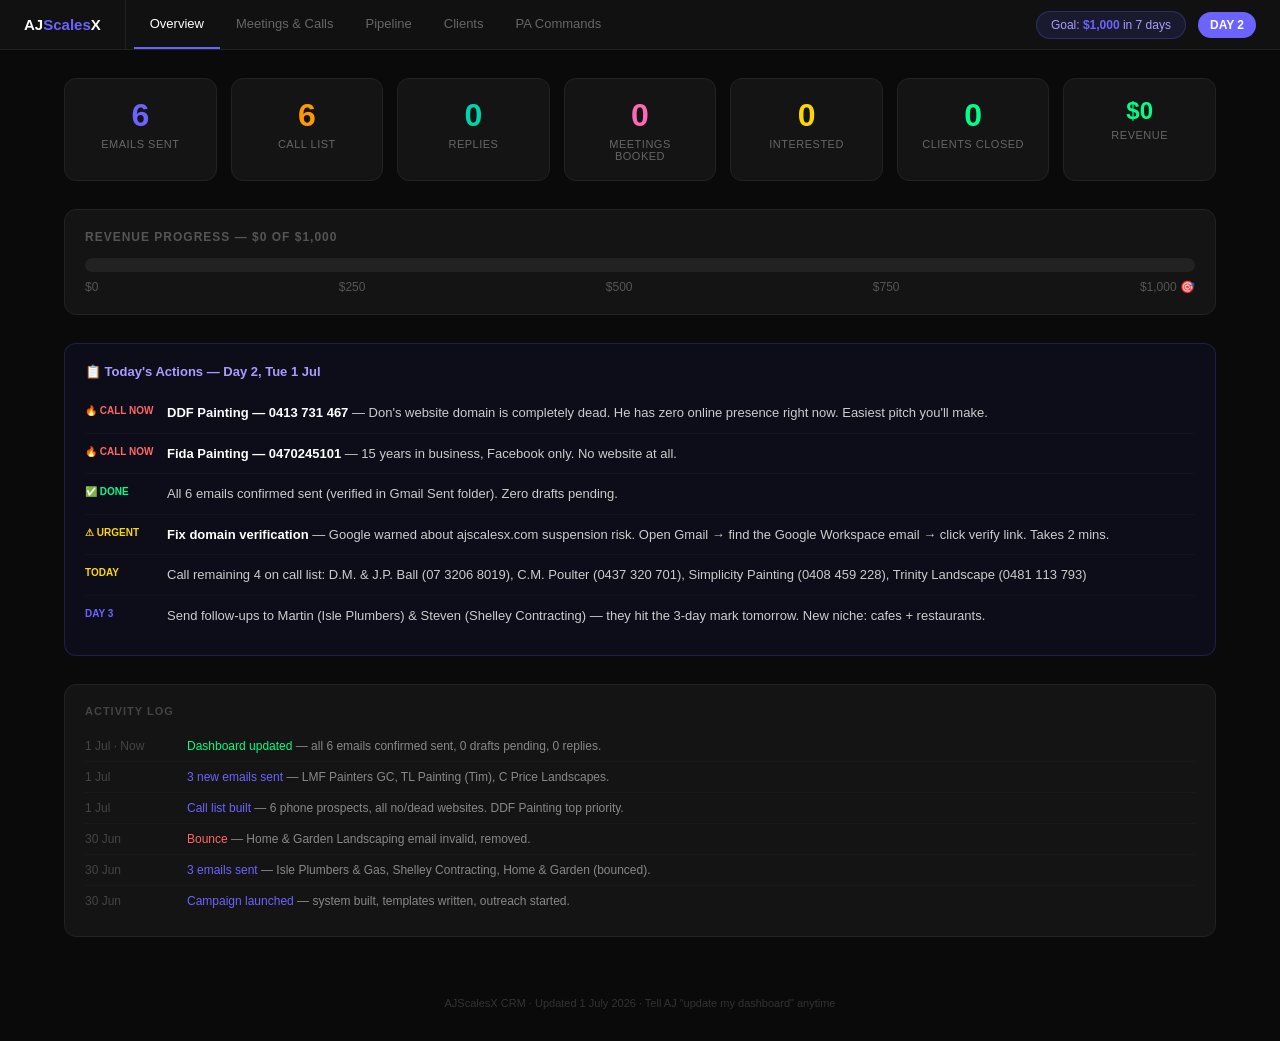
<file: index.html>
<!DOCTYPE html>
<html lang="en">
<head>
  <meta charset="UTF-8">
  <meta name="viewport" content="width=device-width, initial-scale=1.0">
  <title>AJScalesX CRM</title>
  <style>
    * { box-sizing: border-box; margin: 0; padding: 0; }
    body { font-family: -apple-system, BlinkMacSystemFont, 'Segoe UI', sans-serif; background: #0a0a0a; color: #e0e0e0; min-height: 100vh; }

    /* NAV */
    .nav { background: #111; border-bottom: 1px solid #222; padding: 0 24px; display: flex; align-items: center; gap: 0; position: sticky; top: 0; z-index: 100; }
    .nav-brand { font-size: 15px; font-weight: 800; color: #fff; padding: 16px 24px 16px 0; border-right: 1px solid #222; margin-right: 8px; }
    .nav-brand span { color: #6c63ff; }
    .nav-tab { padding: 16px 16px; font-size: 13px; color: #666; cursor: pointer; border-bottom: 2px solid transparent; transition: all 0.2s; white-space: nowrap; }
    .nav-tab:hover { color: #aaa; }
    .nav-tab.active { color: #fff; border-bottom-color: #6c63ff; }
    .nav-right { margin-left: auto; display: flex; align-items: center; gap: 12px; }
    .goal-chip { background: #1a1a2e; border: 1px solid #6c63ff44; border-radius: 20px; padding: 6px 14px; font-size: 12px; color: #a89cff; }
    .goal-chip span { color: #6c63ff; font-weight: 700; }
    .day-chip { background: #6c63ff; color: #fff; border-radius: 20px; padding: 6px 12px; font-size: 12px; font-weight: 700; }

    /* PAGES */
    .page { display: none; padding: 28px 24px; max-width: 1200px; margin: 0 auto; }
    .page.active { display: block; }

    /* STATS ROW */
    .stats-grid { display: grid; grid-template-columns: repeat(auto-fit, minmax(140px, 1fr)); gap: 14px; margin-bottom: 28px; }
    .stat { background: #141414; border: 1px solid #222; border-radius: 12px; padding: 18px; text-align: center; }
    .stat .n { font-size: 32px; font-weight: 800; margin-bottom: 4px; }
    .stat .l { font-size: 11px; color: #666; text-transform: uppercase; letter-spacing: 0.5px; }
    .c-purple { color: #6c63ff; } .c-teal { color: #00d4aa; } .c-gold { color: #ffd700; }
    .c-green { color: #00ff88; } .c-orange { color: #ff9900; } .c-red { color: #ff6666; }

    /* PROGRESS */
    .progress-card { background: #141414; border: 1px solid #222; border-radius: 12px; padding: 20px; margin-bottom: 28px; }
    .progress-card h3 { font-size: 12px; color: #555; text-transform: uppercase; letter-spacing: 1px; margin-bottom: 14px; }
    .progress-bar { background: #222; border-radius: 20px; height: 14px; overflow: hidden; margin-bottom: 8px; }
    .progress-fill { height: 100%; border-radius: 20px; background: linear-gradient(90deg, #6c63ff, #00d4aa); transition: width 0.6s ease; }
    .progress-meta { display: flex; justify-content: space-between; font-size: 12px; color: #555; }

    /* SECTION HEADER */
    .section-header { display: flex; align-items: center; justify-content: space-between; margin-bottom: 16px; }
    .section-header h2 { font-size: 15px; font-weight: 700; color: #fff; }
    .section-header .sub { font-size: 12px; color: #555; }

    /* MEETINGS */
    .meetings-grid { display: grid; gap: 12px; margin-bottom: 28px; }
    .meeting-card { background: #141414; border: 1px solid #222; border-radius: 12px; padding: 18px; display: flex; align-items: center; gap: 16px; }
    .meeting-card.upcoming { border-left: 3px solid #6c63ff; }
    .meeting-card.today { border-left: 3px solid #00ff88; background: #0d1a0d; }
    .meeting-card.completed { border-left: 3px solid #333; opacity: 0.6; }
    .meeting-date { text-align: center; min-width: 52px; background: #1a1a1a; border-radius: 10px; padding: 8px; }
    .meeting-date .day { font-size: 22px; font-weight: 800; color: #fff; line-height: 1; }
    .meeting-date .month { font-size: 10px; color: #666; text-transform: uppercase; margin-top: 2px; }
    .meeting-info { flex: 1; }
    .meeting-info .biz { font-size: 14px; font-weight: 700; color: #fff; margin-bottom: 3px; }
    .meeting-info .detail { font-size: 12px; color: #666; }
    .meeting-right { text-align: right; }
    .meeting-time { font-size: 13px; font-weight: 600; color: #6c63ff; margin-bottom: 4px; }
    .meeting-type { font-size: 11px; padding: 2px 8px; border-radius: 4px; }
    .type-call { background: #6c63ff22; color: #a89cff; border: 1px solid #6c63ff33; }
    .type-discovery { background: #00d4aa22; color: #00d4aa; border: 1px solid #00d4aa33; }
    .type-close { background: #ffd70022; color: #ffd700; border: 1px solid #ffd70033; }

    .empty-state { background: #141414; border: 1px dashed #2a2a2a; border-radius: 12px; padding: 40px; text-align: center; color: #444; font-size: 13px; margin-bottom: 28px; }
    .empty-state .emoji { font-size: 32px; margin-bottom: 12px; }
    .empty-state strong { color: #666; display: block; margin-bottom: 6px; }

    /* PIPELINE */
    .pipeline { display: grid; grid-template-columns: repeat(5, 1fr); gap: 12px; margin-bottom: 28px; }
    @media(max-width: 900px) { .pipeline { grid-template-columns: 1fr 1fr; } }
    .p-col { background: #141414; border: 1px solid #222; border-radius: 12px; padding: 14px; }
    .p-col-head { font-size: 10px; text-transform: uppercase; letter-spacing: 1px; color: #555; margin-bottom: 12px; display: flex; justify-content: space-between; align-items: center; }
    .p-col-head .badge { background: #222; border-radius: 10px; padding: 1px 7px; font-size: 10px; color: #666; }
    .p-card { background: #1a1a1a; border: 1px solid #2a2a2a; border-radius: 8px; padding: 10px; margin-bottom: 8px; }
    .p-card:last-child { margin-bottom: 0; }
    .p-card .name { font-size: 12px; font-weight: 600; color: #fff; margin-bottom: 3px; }
    .p-card .info { font-size: 11px; color: #555; margin-bottom: 5px; }
    .p-tag { display: inline-block; font-size: 10px; padding: 1px 6px; border-radius: 4px; }
    .t-painter { background: #6c63ff22; color: #a89cff; border: 1px solid #6c63ff33; }
    .t-plumber { background: #00d4aa22; color: #00d4aa; border: 1px solid #00d4aa33; }
    .t-landscaper { background: #ffd70022; color: #ffd700; border: 1px solid #ffd70033; }
    .t-cleaner { background: #00bfff22; color: #00bfff; border: 1px solid #00bfff33; }
    .p-col-emailed .p-col-head { color: #6c63ff; }
    .p-col-replied .p-col-head { color: #00d4aa; }
    .p-col-interested .p-col-head { color: #ffd700; }
    .p-col-closed .p-col-head { color: #00ff88; }

    /* CLIENTS */
    .clients-grid { display: grid; gap: 14px; margin-bottom: 28px; }
    .client-card { background: #141414; border: 1px solid #222; border-radius: 12px; padding: 20px; }
    .client-card.active-project { border-color: #6c63ff44; }
    .client-top { display: flex; justify-content: space-between; align-items: flex-start; margin-bottom: 14px; }
    .client-name { font-size: 16px; font-weight: 700; color: #fff; margin-bottom: 3px; }
    .client-biz { font-size: 12px; color: #666; }
    .client-price { font-size: 20px; font-weight: 800; color: #00ff88; }
    .client-price .sub { font-size: 11px; color: #666; font-weight: 400; }
    .client-row { display: flex; gap: 24px; margin-bottom: 12px; }
    .client-field { flex: 1; }
    .client-field .fl { font-size: 10px; color: #555; text-transform: uppercase; letter-spacing: 0.5px; margin-bottom: 3px; }
    .client-field .fv { font-size: 13px; color: #ccc; }
    .project-bar { margin-top: 14px; }
    .project-bar .pb-label { display: flex; justify-content: space-between; font-size: 11px; color: #555; margin-bottom: 6px; }
    .project-bar .pb { background: #222; border-radius: 20px; height: 6px; overflow: hidden; }
    .project-bar .pb-fill { height: 100%; border-radius: 20px; background: linear-gradient(90deg, #6c63ff, #00d4aa); }
    .status-badge { display: inline-block; font-size: 11px; padding: 3px 10px; border-radius: 20px; margin-top: 8px; }
    .sb-deposit { background: #ffd70022; color: #ffd700; border: 1px solid #ffd70033; }
    .sb-building { background: #6c63ff22; color: #a89cff; border: 1px solid #6c63ff33; }
    .sb-review { background: #00d4aa22; color: #00d4aa; border: 1px solid #00d4aa33; }
    .sb-complete { background: #00ff8822; color: #00ff88; border: 1px solid #00ff8833; }

    /* CALL LIST */
    .call-list { background: #140f00; border: 1px solid #ff990033; border-radius: 12px; padding: 20px; margin-bottom: 28px; }
    .call-list h3 { font-size: 13px; font-weight: 700; color: #ff9900; margin-bottom: 14px; display: flex; align-items: center; gap: 8px; }
    .call-item { display: flex; justify-content: space-between; align-items: center; padding: 12px 0; border-bottom: 1px solid #ffffff06; }
    .call-item:last-child { border-bottom: none; }
    .call-left .cn { font-size: 13px; font-weight: 600; color: #fff; margin-bottom: 2px; }
    .call-left .cd { font-size: 11px; color: #666; }
    .call-right { text-align: right; }
    .call-num { font-size: 14px; font-weight: 700; color: #ff9900; }
    .call-why { font-size: 10px; margin-top: 3px; padding: 1px 7px; border-radius: 4px; display: inline-block; }
    .why-dead { background: #ff000022; color: #ff6666; border: 1px solid #ff000033; }
    .why-none { background: #ff990022; color: #ff9900; border: 1px solid #ff990033; }
    .why-fb { background: #0066ff22; color: #4499ff; border: 1px solid #0066ff33; }

    /* LOG */
    .log { background: #141414; border: 1px solid #222; border-radius: 12px; padding: 20px; }
    .log h3 { font-size: 11px; color: #444; text-transform: uppercase; letter-spacing: 1px; margin-bottom: 14px; }
    .log-row { display: flex; gap: 12px; padding: 8px 0; border-bottom: 1px solid #ffffff05; font-size: 12px; }
    .log-row:last-child { border-bottom: none; }
    .log-t { color: #444; min-width: 90px; }
    .log-m { color: #888; }
    .log-m .hi { color: #6c63ff; } .log-m .ok { color: #00ff88; } .log-m .warn { color: #ff9900; } .log-m .err { color: #ff6666; }

    /* PA COMMANDS */
    .pa-box { background: #0d1a0d; border: 1px solid #00ff8833; border-radius: 12px; padding: 20px; margin-bottom: 28px; }
    .pa-box h3 { font-size: 13px; font-weight: 700; color: #00ff88; margin-bottom: 14px; }
    .pa-grid { display: grid; grid-template-columns: 1fr 1fr; gap: 10px; }
    @media(max-width: 600px) { .pa-grid { grid-template-columns: 1fr; } }
    .pa-cmd { background: #111; border: 1px solid #00ff8822; border-radius: 8px; padding: 12px 14px; }
    .pa-cmd .cmd { font-size: 12px; font-weight: 700; color: #00ff88; font-family: monospace; margin-bottom: 4px; }
    .pa-cmd .desc { font-size: 11px; color: #666; line-height: 1.4; }

    /* SCRIPT BOX */
    .script-box { background: #0a0a14; border: 1px solid #6c63ff33; border-radius: 12px; padding: 20px; margin-bottom: 28px; }
    .script-box h3 { font-size: 13px; font-weight: 700; color: #a89cff; margin-bottom: 12px; }
    .script-text { font-size: 13px; color: #888; line-height: 1.9; font-style: italic; border-left: 2px solid #6c63ff44; padding-left: 14px; }
    .script-text strong { color: #6c63ff; font-style: normal; }

    /* ACTION ITEMS */
    .actions { background: #0d0d1a; border: 1px solid #6c63ff33; border-radius: 12px; padding: 20px; margin-bottom: 28px; }
    .actions h3 { font-size: 13px; font-weight: 700; color: #a89cff; margin-bottom: 14px; }
    .action-row { display: flex; gap: 12px; align-items: flex-start; padding: 10px 0; border-bottom: 1px solid #ffffff06; }
    .action-row:last-child { border-bottom: none; }
    .action-label { font-size: 10px; min-width: 70px; padding-top: 2px; font-weight: 600; }
    .lbl-urgent { color: #ff6666; }
    .lbl-today { color: #ffd700; }
    .lbl-done { color: #00ff88; }
    .lbl-next { color: #6c63ff; }
    .action-text { font-size: 13px; color: #ccc; line-height: 1.5; }
    .action-text strong { color: #fff; }

    .footer { text-align: center; padding: 32px 24px; font-size: 11px; color: #333; }
  </style>
</head>
<body>

<!-- NAV -->
<nav class="nav">
  <div class="nav-brand">AJ<span>Scales</span>X</div>
  <div class="nav-tab active" onclick="showPage('overview')">Overview</div>
  <div class="nav-tab" onclick="showPage('meetings')">Meetings & Calls</div>
  <div class="nav-tab" onclick="showPage('pipeline')">Pipeline</div>
  <div class="nav-tab" onclick="showPage('clients')">Clients</div>
  <div class="nav-tab" onclick="showPage('pa')">PA Commands</div>
  <div class="nav-right">
    <div class="goal-chip">Goal: <span>$1,000</span> in 7 days</div>
    <div class="day-chip">DAY 2</div>
  </div>
</nav>

<!-- ===================== OVERVIEW PAGE ===================== -->
<div class="page active" id="page-overview">

  <div class="stats-grid">
    <div class="stat"><div class="n c-purple">6</div><div class="l">Emails Sent</div></div>
    <div class="stat"><div class="n c-orange">6</div><div class="l">Call List</div></div>
    <div class="stat"><div class="n c-teal">0</div><div class="l">Replies</div></div>
    <div class="stat"><div class="n" style="color:#ff69b4">0</div><div class="l">Meetings Booked</div></div>
    <div class="stat"><div class="n c-gold">0</div><div class="l">Interested</div></div>
    <div class="stat"><div class="n c-green">0</div><div class="l">Clients Closed</div></div>
    <div class="stat"><div class="n c-green" style="font-size:24px">$0</div><div class="l">Revenue</div></div>
  </div>

  <div class="progress-card">
    <h3>Revenue Progress — $0 of $1,000</h3>
    <div class="progress-bar"><div class="progress-fill" style="width:0%"></div></div>
    <div class="progress-meta"><span>$0</span><span>$250</span><span>$500</span><span>$750</span><span>$1,000 🎯</span></div>
  </div>

  <div class="actions">
    <h3>📋 Today's Actions — Day 2, Tue 1 Jul</h3>
    <div class="action-row">
      <div class="action-label lbl-urgent">🔥 CALL NOW</div>
      <div class="action-text"><strong>DDF Painting — 0413 731 467</strong> — Don's website domain is completely dead. He has zero online presence right now. Easiest pitch you'll make.</div>
    </div>
    <div class="action-row">
      <div class="action-label lbl-urgent">🔥 CALL NOW</div>
      <div class="action-text"><strong>Fida Painting — 0470245101</strong> — 15 years in business, Facebook only. No website at all.</div>
    </div>
    <div class="action-row">
      <div class="action-label lbl-done">✅ DONE</div>
      <div class="action-text">All 6 emails confirmed sent (verified in Gmail Sent folder). Zero drafts pending.</div>
    </div>
    <div class="action-row">
      <div class="action-label lbl-today">⚠ URGENT</div>
      <div class="action-text"><strong>Fix domain verification</strong> — Google warned about ajscalesx.com suspension risk. Open Gmail → find the Google Workspace email → click verify link. Takes 2 mins.</div>
    </div>
    <div class="action-row">
      <div class="action-label lbl-today">TODAY</div>
      <div class="action-text">Call remaining 4 on call list: D.M. & J.P. Ball (07 3206 8019), C.M. Poulter (0437 320 701), Simplicity Painting (0408 459 228), Trinity Landscape (0481 113 793)</div>
    </div>
    <div class="action-row">
      <div class="action-label lbl-next">DAY 3</div>
      <div class="action-text">Send follow-ups to Martin (Isle Plumbers) & Steven (Shelley Contracting) — they hit the 3-day mark tomorrow. New niche: cafes + restaurants.</div>
    </div>
  </div>

  <div class="log">
    <h3>Activity Log</h3>
    <div class="log-row"><div class="log-t">1 Jul · Now</div><div class="log-m"><span class="ok">Dashboard updated</span> — all 6 emails confirmed sent, 0 drafts pending, 0 replies.</div></div>
    <div class="log-row"><div class="log-t">1 Jul</div><div class="log-m"><span class="hi">3 new emails sent</span> — LMF Painters GC, TL Painting (Tim), C Price Landscapes.</div></div>
    <div class="log-row"><div class="log-t">1 Jul</div><div class="log-m"><span class="hi">Call list built</span> — 6 phone prospects, all no/dead websites. DDF Painting top priority.</div></div>
    <div class="log-row"><div class="log-t">30 Jun</div><div class="log-m"><span class="err">Bounce</span> — Home & Garden Landscaping email invalid, removed.</div></div>
    <div class="log-row"><div class="log-t">30 Jun</div><div class="log-m"><span class="hi">3 emails sent</span> — Isle Plumbers & Gas, Shelley Contracting, Home & Garden (bounced).</div></div>
    <div class="log-row"><div class="log-t">30 Jun</div><div class="log-m"><span class="hi">Campaign launched</span> — system built, templates written, outreach started.</div></div>
  </div>
</div>

<!-- ===================== MEETINGS PAGE ===================== -->
<div class="page" id="page-meetings">

  <div class="section-header">
    <h2>Meetings & Calls</h2>
    <div class="sub">Tell AJ "book a call with [name] on [day] at [time]" to add one</div>
  </div>

  <!-- UPCOMING -->
  <div style="font-size:12px; color:#555; text-transform:uppercase; letter-spacing:1px; margin-bottom:12px;">Upcoming</div>
  <div class="empty-state">
    <div class="emoji">📅</div>
    <strong>No meetings booked yet</strong>
    Tell AJ: "book a call with [Name] from [Business] on [day] at [time]"<br>
    I'll add it here and send them a confirmation email automatically.
  </div>

  <!-- HOW IT WORKS -->
  <div class="pa-box">
    <h3>How to Book Meetings Through Me</h3>
    <div class="pa-grid">
      <div class="pa-cmd">
        <div class="cmd">"Book a call with Don from DDF Painting on Thursday 3 Jul at 10am"</div>
        <div class="desc">I'll add it to the calendar, draft a confirmation email to send to Don, and update the dashboard.</div>
      </div>
      <div class="pa-cmd">
        <div class="cmd">"Confirm meeting with [name] — send them a confirmation email"</div>
        <div class="desc">I'll draft a professional confirmation email with the date, time, and what to expect from the call.</div>
      </div>
      <div class="pa-cmd">
        <div class="cmd">"What calls do I have this week?"</div>
        <div class="desc">I'll list everything on your calendar with times, names, and phone numbers.</div>
      </div>
      <div class="pa-cmd">
        <div class="cmd">"[Name] wants to reschedule to Friday at 2pm"</div>
        <div class="desc">I'll update the meeting, send a rescheduled confirmation email, and note it in the log.</div>
      </div>
      <div class="pa-cmd">
        <div class="cmd">"Call with [name] went well — they want to proceed"</div>
        <div class="desc">I'll move them to Interested in the pipeline and draft a follow-up email with your pricing.</div>
      </div>
      <div class="pa-cmd">
        <div class="cmd">"[Name] no-showed"</div>
        <div class="desc">I'll mark the meeting as missed and draft a friendly follow-up email to reschedule.</div>
      </div>
    </div>
  </div>

  <!-- CALL SCRIPT -->
  <div class="script-box">
    <h3>📞 Call Script — Use This Word for Word</h3>
    <div class="script-text">
      "Hey, is this <strong>[Name]</strong>? Great — I'm AJ from AJScalesX, I build websites for Queensland tradies.<br><br>
      I noticed <strong>[Business Name]</strong> doesn't have a website yet — I wanted to quickly ask, are you getting enough enquiries at the moment, or would more jobs coming in from Google be helpful?<br><br>
      <em>... let them answer ...</em><br><br>
      I build a 5-page website for $500, done in 5 business days. Most tradies start getting Google enquiries within a few weeks. Would it be worth jumping on a quick 10-minute call so I can show you what it'd look like for your business?"<br><br>
      <strong>If yes:</strong> "Perfect — are you free [day] around [time]? I'll send you a quick confirmation."<br>
      <strong>If unsure:</strong> "No pressure — can I send you a free mock-up of what your website could look like? Takes me an hour and there's zero obligation."
    </div>
  </div>

  <!-- CALL LIST -->
  <div class="call-list">
    <h3>📞 Call List — 6 Businesses Ready to Call</h3>
    <div class="call-item">
      <div class="call-left">
        <div class="cn">DDF Painting — Don Fitzgerald</div>
        <div class="cd">Capalaba, Brisbane · Painter · 🔥 WEBSITE DOMAIN DEAD</div>
      </div>
      <div class="call-right">
        <div class="call-num">0413 731 467</div>
        <span class="call-why why-dead">Dead website</span>
      </div>
    </div>
    <div class="call-item">
      <div class="call-left">
        <div class="cn">Fida Painting — Fida Haidari</div>
        <div class="cd">Edens Landing, Brisbane · Painter · Facebook only</div>
      </div>
      <div class="call-right">
        <div class="call-num">0470245101</div>
        <span class="call-why why-fb">Facebook only</span>
      </div>
    </div>
    <div class="call-item">
      <div class="call-left">
        <div class="cn">D.M. & J.P. Ball</div>
        <div class="cd">157 Mill St, Redland Bay · Painter · No website</div>
      </div>
      <div class="call-right">
        <div class="call-num">07 3206 8019</div>
        <span class="call-why why-none">No website</span>
      </div>
    </div>
    <div class="call-item">
      <div class="call-left">
        <div class="cn">C.M. Poulter</div>
        <div class="cd">Alexandra Hills, Brisbane · Painter · No website found</div>
      </div>
      <div class="call-right">
        <div class="call-num">0437 320 701</div>
        <span class="call-why why-none">No website</span>
      </div>
    </div>
    <div class="call-item">
      <div class="call-left">
        <div class="cn">Simplicity Painting</div>
        <div class="cd">Toowoomba · Painter · Verify website first</div>
      </div>
      <div class="call-right">
        <div class="call-num">0408 459 228</div>
        <span class="call-why why-none">Check first</span>
      </div>
    </div>
    <div class="call-item">
      <div class="call-left">
        <div class="cn">Trinity Landscape</div>
        <div class="cd">Cairns · Landscaper · Basic website — upgrade pitch</div>
      </div>
      <div class="call-right">
        <div class="call-num">0481 113 793</div>
        <span class="call-why why-dead">Upgrade pitch</span>
      </div>
    </div>
  </div>

</div>

<!-- ===================== PIPELINE PAGE ===================== -->
<div class="page" id="page-pipeline">

  <div class="section-header">
    <h2>Outreach Pipeline</h2>
    <div class="sub">12 total prospects · Day 2 of 7</div>
  </div>

  <div class="pipeline">
    <div class="p-col">
      <div class="p-col-head">Call List <span class="badge">6</span></div>
      <div class="p-card"><div class="name">DDF Painting</div><div class="info">Don · 0413 731 467 · Capalaba</div><span class="p-tag t-painter">Painter 🔥</span></div>
      <div class="p-card"><div class="name">Fida Painting</div><div class="info">Fida · 0470245101 · Edens Landing</div><span class="p-tag t-painter">Painter</span></div>
      <div class="p-card"><div class="name">D.M. & J.P. Ball</div><div class="info">07 3206 8019 · Redland Bay</div><span class="p-tag t-painter">Painter</span></div>
      <div class="p-card"><div class="name">C.M. Poulter</div><div class="info">0437 320 701 · Alexandra Hills</div><span class="p-tag t-painter">Painter</span></div>
      <div class="p-card"><div class="name">Simplicity Painting</div><div class="info">0408 459 228 · Toowoomba</div><span class="p-tag t-painter">Painter</span></div>
      <div class="p-card"><div class="name">Trinity Landscape</div><div class="info">0481 113 793 · Cairns</div><span class="p-tag t-landscaper">Landscaper</span></div>
    </div>
    <div class="p-col p-col-emailed">
      <div class="p-col-head">Emailed <span class="badge">5</span></div>
      <div class="p-card"><div class="name">Isle Plumbers & Gas</div><div class="info">Martin · Coochiemudlo Is.</div><span class="p-tag t-plumber">Plumber</span></div>
      <div class="p-card"><div class="name">Shelley Contracting</div><div class="info">Steven · Coochiemudlo Is.</div><span class="p-tag t-painter">Painter</span></div>
      <div class="p-card"><div class="name">LMF Painters GC</div><div class="info">Gold Coast</div><span class="p-tag t-painter">Painter</span></div>
      <div class="p-card"><div class="name">TL Painting</div><div class="info">Tim · Coomera GC</div><span class="p-tag t-painter">Painter</span></div>
      <div class="p-card"><div class="name">C Price Landscapes</div><div class="info">Brisbane</div><span class="p-tag t-landscaper">Landscaper</span></div>
    </div>
    <div class="p-col p-col-replied">
      <div class="p-col-head">Replied <span class="badge">0</span></div>
      <div style="font-size:11px;color:#333;text-align:center;padding:20px 0;">Waiting...</div>
    </div>
    <div class="p-col p-col-interested">
      <div class="p-col-head">Interested <span class="badge">0</span></div>
      <div style="font-size:11px;color:#333;text-align:center;padding:20px 0;">None yet</div>
    </div>
    <div class="p-col p-col-closed">
      <div class="p-col-head">Closed Won <span class="badge">0</span></div>
      <div style="font-size:11px;color:#333;text-align:center;padding:20px 0;">None yet</div>
    </div>
  </div>
</div>

<!-- ===================== CLIENTS PAGE ===================== -->
<div class="page" id="page-clients">

  <div class="section-header">
    <h2>Active Clients</h2>
    <div class="sub">Tell AJ "I closed [name] for $500" to add a client here</div>
  </div>

  <div class="empty-state">
    <div class="emoji">🚀</div>
    <strong>No clients yet — this is where they'll live</strong>
    Once you close your first client I'll create a card here showing their package, deposit status, project progress, and due date.<br><br>
    Tell me: <em>"I closed [Name] from [Business] for $500 — deposit received"</em>
  </div>

  <div class="pa-box" style="margin-top:0;">
    <h3>How Client Cards Work</h3>
    <div class="pa-grid">
      <div class="pa-cmd">
        <div class="cmd">"I closed [name] for $500 — deposit received"</div>
        <div class="desc">I create their client card, set project status to Building, and draft a welcome email.</div>
      </div>
      <div class="pa-cmd">
        <div class="cmd">"Website for [name] is ready for review"</div>
        <div class="desc">I update their status to Review, draft an email asking for feedback, and note the balance due.</div>
      </div>
      <div class="pa-cmd">
        <div class="cmd">"[name] approved the website — collecting final payment"</div>
        <div class="desc">I update to Complete, calculate outstanding balance, and draft a final invoice email.</div>
      </div>
      <div class="pa-cmd">
        <div class="cmd">"[name] paid in full"</div>
        <div class="desc">I mark as fully paid, update revenue total, and update the progress bar toward $1,000.</div>
      </div>
    </div>
  </div>
</div>

<!-- ===================== PA COMMANDS PAGE ===================== -->
<div class="page" id="page-pa">

  <div class="section-header">
    <h2>PA Command Reference</h2>
    <div class="sub">Just say these things to AJ in chat — no forms, no fuss</div>
  </div>

  <div style="display:grid;grid-template-columns:1fr 1fr;gap:14px;">

    <div>
      <div style="font-size:11px;color:#555;text-transform:uppercase;letter-spacing:1px;margin-bottom:10px;">📊 Checking In</div>
      <div class="pa-cmd" style="margin-bottom:10px;border-radius:12px;">
        <div class="cmd">"Check for replies"</div>
        <div class="desc">I scan Gmail and report back on any prospect responses, including what to say.</div>
      </div>
      <div class="pa-cmd" style="margin-bottom:10px;border-radius:12px;">
        <div class="cmd">"Update my dashboard"</div>
        <div class="desc">I refresh all stats, pipeline, and activity log then push to the repo.</div>
      </div>
      <div class="pa-cmd" style="margin-bottom:10px;border-radius:12px;">
        <div class="cmd">"How are we tracking?"</div>
        <div class="desc">Full summary: emails sent, replies, revenue, days left, what to focus on.</div>
      </div>
    </div>

    <div>
      <div style="font-size:11px;color:#555;text-transform:uppercase;letter-spacing:1px;margin-bottom:10px;">📅 Meetings</div>
      <div class="pa-cmd" style="margin-bottom:10px;border-radius:12px;">
        <div class="cmd">"Book a call with [name] on [day] at [time]"</div>
        <div class="desc">Adds to meetings calendar + drafts a confirmation email for them.</div>
      </div>
      <div class="pa-cmd" style="margin-bottom:10px;border-radius:12px;">
        <div class="cmd">"What calls do I have this week?"</div>
        <div class="desc">Lists all upcoming meetings with names, times, and phone numbers.</div>
      </div>
      <div class="pa-cmd" style="margin-bottom:10px;border-radius:12px;">
        <div class="cmd">"[name] no-showed"</div>
        <div class="desc">Marks missed, drafts a follow-up email to reschedule.</div>
      </div>
    </div>

    <div>
      <div style="font-size:11px;color:#555;text-transform:uppercase;letter-spacing:1px;margin-bottom:10px;">📬 Prospects</div>
      <div class="pa-cmd" style="margin-bottom:10px;border-radius:12px;">
        <div class="cmd">"Add prospect: [name, email/phone, niche, city]"</div>
        <div class="desc">Adds to CSV and queues a personalised email draft in Gmail.</div>
      </div>
      <div class="pa-cmd" style="margin-bottom:10px;border-radius:12px;">
        <div class="cmd">"Send follow-ups"</div>
        <div class="desc">Queues follow-up emails for everyone who hasn't replied after 3 days.</div>
      </div>
      <div class="pa-cmd" style="margin-bottom:10px;border-radius:12px;">
        <div class="cmd">"Write a reply to [name] — they said [what they said]"</div>
        <div class="desc">I write the perfect reply for you to send, tailored to their response.</div>
      </div>
    </div>

    <div>
      <div style="font-size:11px;color:#555;text-transform:uppercase;letter-spacing:1px;margin-bottom:10px;">💰 Closing</div>
      <div class="pa-cmd" style="margin-bottom:10px;border-radius:12px;">
        <div class="cmd">"I closed [name] for $[amount]"</div>
        <div class="desc">Creates client card, updates revenue + progress bar, drafts welcome email.</div>
      </div>
      <div class="pa-cmd" style="margin-bottom:10px;border-radius:12px;">
        <div class="cmd">"[name] paid in full"</div>
        <div class="desc">Marks project complete, updates revenue to show full amount.</div>
      </div>
      <div class="pa-cmd" style="margin-bottom:10px;border-radius:12px;">
        <div class="cmd">"Send invoice to [name] for $[amount]"</div>
        <div class="desc">Drafts a professional invoice email to send from Gmail.</div>
      </div>
    </div>

  </div>
</div>

<div class="footer">AJScalesX CRM · Updated 1 July 2026 · Tell AJ "update my dashboard" anytime</div>

<script>
  function showPage(id) {
    document.querySelectorAll('.page').forEach(p => p.classList.remove('active'));
    document.querySelectorAll('.nav-tab').forEach(t => t.classList.remove('active'));
    document.getElementById('page-' + id).classList.add('active');
    event.target.classList.add('active');
  }
</script>

</body>
</html>
</file>
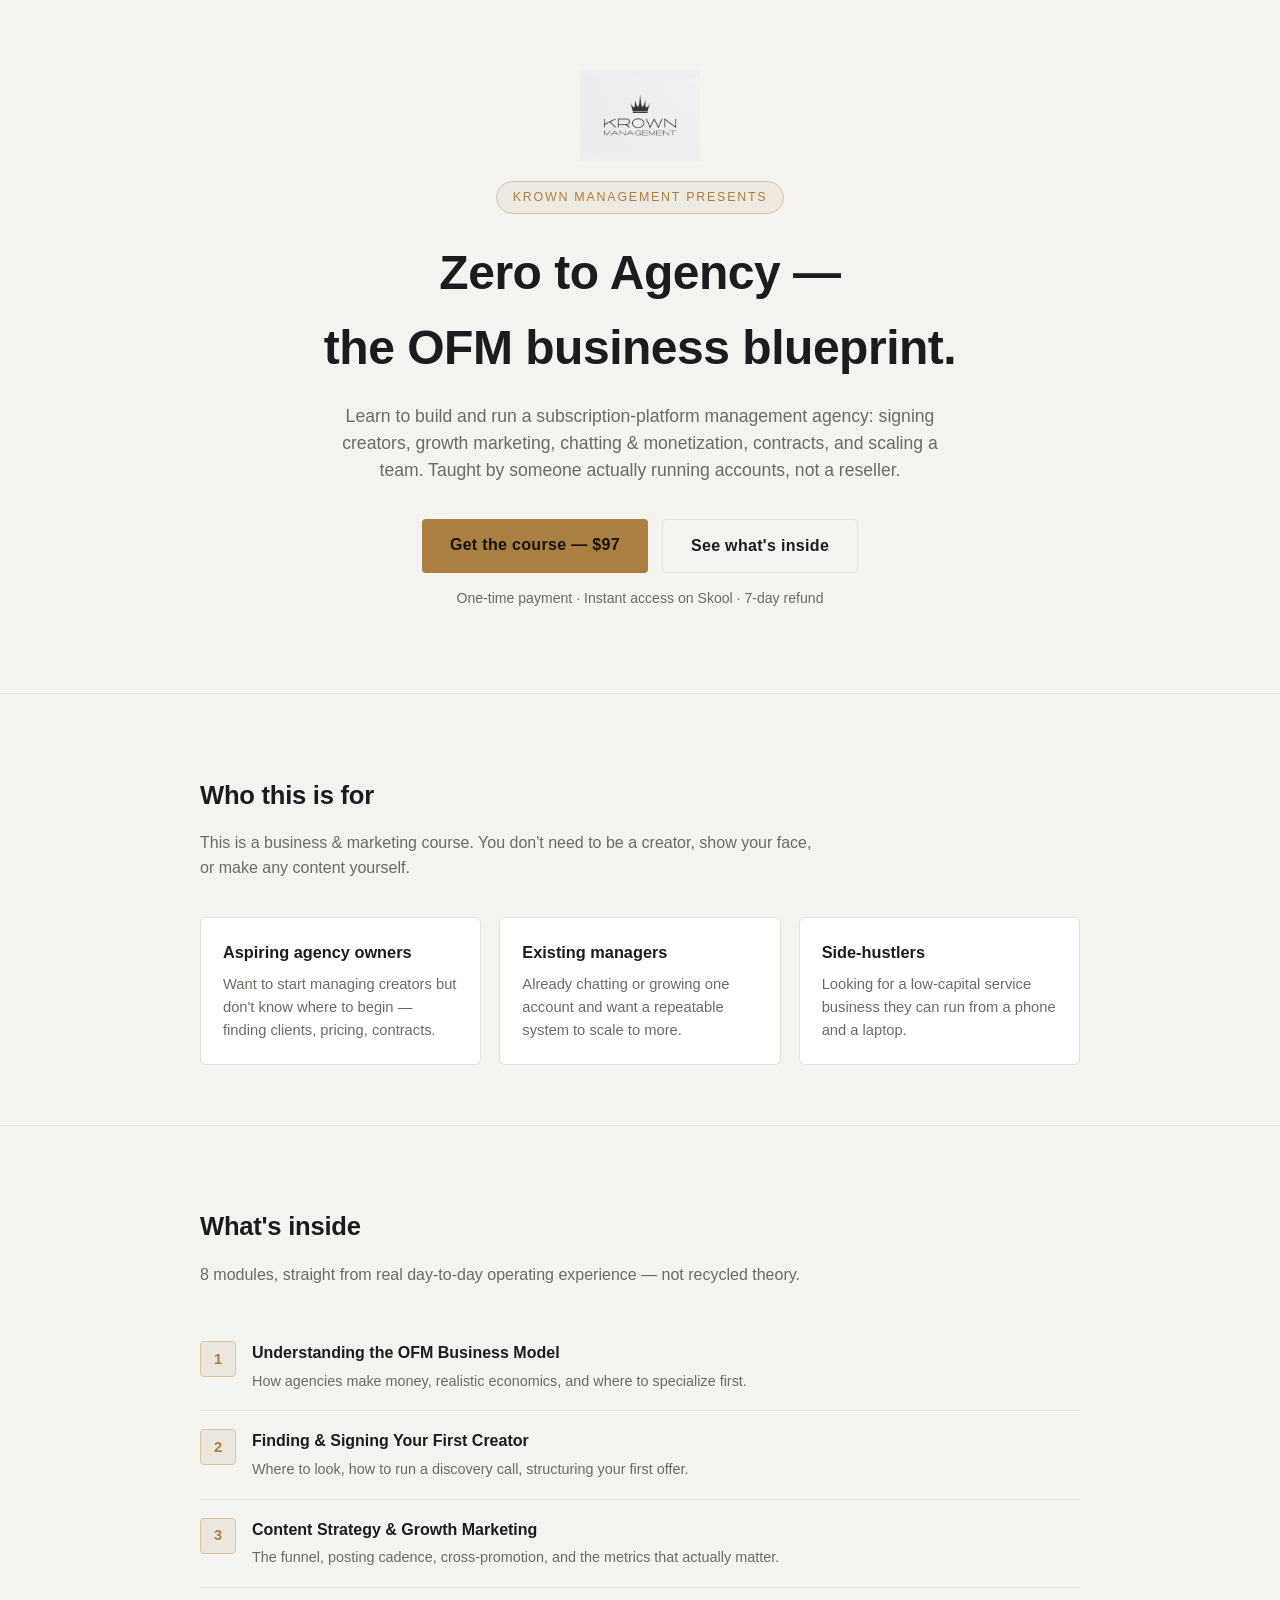
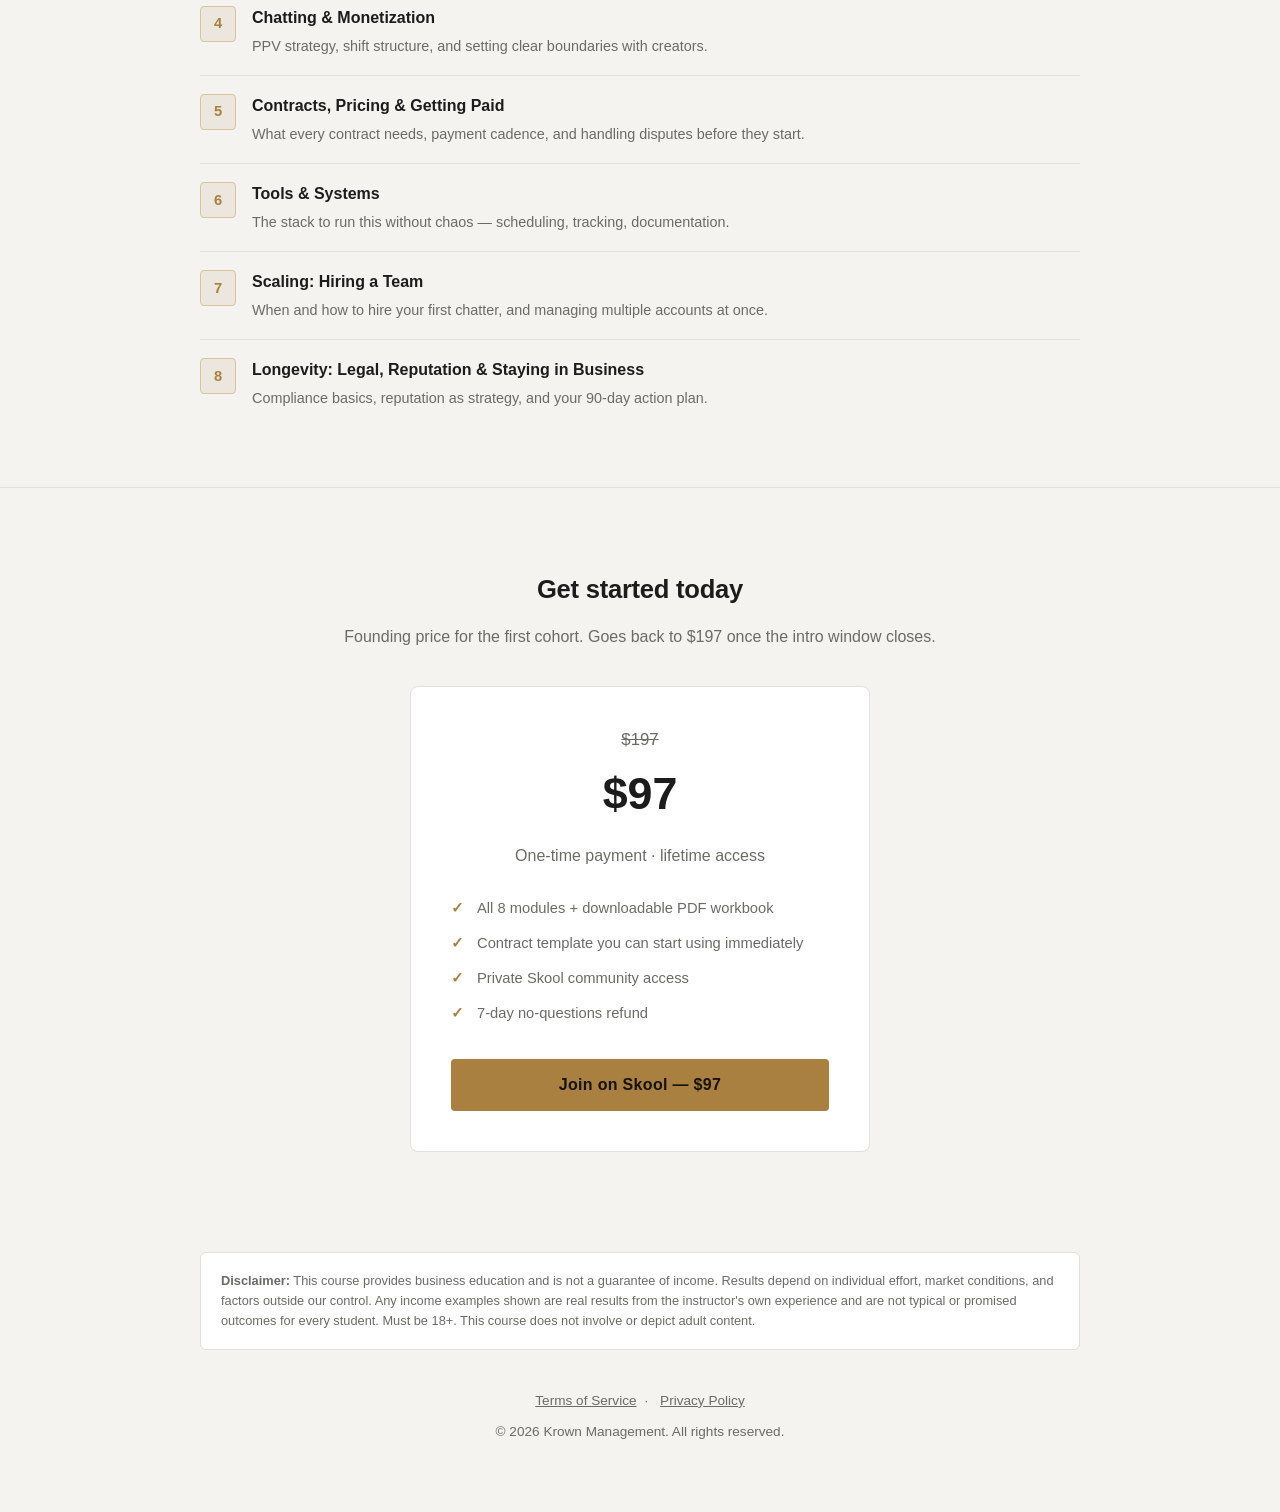
<file: krown-management/index.html>
<!doctype html>
<html lang="en">
<head>
<meta charset="UTF-8">
<meta name="viewport" content="width=device-width, initial-scale=1">
<title>Krown Management — Zero to Agency</title>
<meta name="description" content="Krown Management presents Zero to Agency: learn how to build and run a subscription-platform management agency — signing creators, growth marketing, contracts, and scaling a team. $97 course.">
<style>
  :root{
    --bg:#f4f3f0; --bg2:#ffffff; --card:#ffffff; --text:#1c1c1c; --muted:#6b6b66;
    --ink:#1c1c1c; --gold:#a9803f; --gold-soft:#d9c39a; --line:#e2e0da;
  }
  @media (prefers-color-scheme: dark){
    :root{ --bg:#141311; --bg2:#1b1a17; --card:#1f1e1a; --text:#f2f0ea; --muted:#a8a49a; --line:#332f28; }
  }
  :root[data-theme="dark"]{ --bg:#141311; --bg2:#1b1a17; --card:#1f1e1a; --text:#f2f0ea; --muted:#a8a49a; --line:#332f28; }
  :root[data-theme="light"]{ --bg:#f4f3f0; --bg2:#ffffff; --card:#ffffff; --text:#1c1c1c; --muted:#6b6b66; --line:#e2e0da; }

  *{box-sizing:border-box;}
  body{
    margin:0; font-family:-apple-system,BlinkMacSystemFont,"Segoe UI",Roboto,Helvetica,Arial,sans-serif;
    background:var(--bg); color:var(--text); line-height:1.55;
  }
  .wrap{max-width:920px; margin:0 auto; padding:0 20px;}
  a{color:inherit;}
  .btn{
    display:inline-block; padding:14px 28px; border-radius:4px; font-weight:700; text-decoration:none;
    font-size:1rem; letter-spacing:.02em; transition:transform .15s ease, box-shadow .15s ease;
  }
  .btn-primary{ background:var(--gold); color:#161310; }
  .btn-primary:hover{ transform:translateY(-2px); box-shadow:0 10px 30px -10px rgba(169,128,63,.55); }
  .btn-ghost{ border:1px solid var(--line); color:var(--text); }

  .brand-logo{ width:120px; height:auto; margin:0 auto 20px; display:block; filter:none; }
  @media (prefers-color-scheme: dark){ .brand-logo{ filter:invert(1) brightness(1.6); } }
  :root[data-theme="dark"] .brand-logo{ filter:invert(1) brightness(1.6); }
  :root[data-theme="light"] .brand-logo{ filter:none; }

  header.hero{
    padding:70px 0 70px; text-align:center; position:relative; overflow:hidden;
  }
  .eyebrow{
    display:inline-block; font-size:.78rem; letter-spacing:.14em; text-transform:uppercase;
    color:var(--gold); border:1px solid var(--gold-soft); background:rgba(169,128,63,.08);
    padding:6px 16px; border-radius:999px; margin-bottom:22px;
  }
  h1{ font-size:clamp(2rem,5vw,3rem); margin:0 0 18px; letter-spacing:-.01em; font-weight:700; }
  .sub{ font-size:1.1rem; color:var(--muted); max-width:620px; margin:0 auto 34px; }
  .cta-row{ display:flex; gap:14px; justify-content:center; flex-wrap:wrap; margin-bottom:14px;}
  .price-note{ color:var(--muted); font-size:.88rem; }

  section{ padding:60px 0; border-top:1px solid var(--line); }
  h2{ font-size:1.6rem; margin-bottom:10px; letter-spacing:-.01em; }
  .lead{ color:var(--muted); max-width:620px; margin-bottom:36px; }

  .grid{ display:grid; grid-template-columns:repeat(auto-fit,minmax(240px,1fr)); gap:18px; }
  .card{ background:var(--card); border:1px solid var(--line); border-radius:6px; padding:22px; }
  .card h3{ margin:0 0 8px; font-size:1.02rem; }
  .card p{ margin:0; color:var(--muted); font-size:.92rem; }

  .modules{ counter-reset:mod; }
  .module{ display:flex; gap:16px; padding:18px 0; border-bottom:1px solid var(--line); }
  .module:last-child{ border-bottom:none; }
  .module .num{
    counter-increment:mod; flex:none; width:36px; height:36px; border-radius:4px;
    background:rgba(169,128,63,.1); color:var(--gold); border:1px solid var(--gold-soft);
    display:flex; align-items:center; justify-content:center; font-weight:700; font-size:.92rem;
  }
  .module h3{ margin:0 0 4px; font-size:1rem; }
  .module p{ margin:0; color:var(--muted); font-size:.9rem; }

  .price-card{
    background:var(--card); border:1px solid var(--line); border-radius:8px; padding:40px;
    text-align:center; max-width:460px; margin:0 auto;
  }
  .price-old{ text-decoration:line-through; color:var(--muted); font-size:1.05rem; }
  .price-new{ font-size:2.8rem; font-weight:800; margin:6px 0 4px; }
  .price-list{ text-align:left; color:var(--muted); font-size:.92rem; margin:22px 0 28px; padding-left:0; list-style:none; }
  .price-list li{ padding:6px 0; padding-left:26px; position:relative; }
  .price-list li::before{ content:"✓"; position:absolute; left:0; color:var(--gold); font-weight:700; }

  .disclaimer{
    font-size:.8rem; color:var(--muted); background:var(--bg2); border:1px solid var(--line);
    border-radius:6px; padding:18px 20px; margin-top:40px;
  }
  footer{ text-align:center; padding:40px 0 70px; color:var(--muted); font-size:.85rem; }
  footer a{ color:var(--muted); text-decoration:underline; margin:0 8px; }
  footer .foot-links{ margin-bottom:10px; }
</style>
</head>
<body>

<header class="hero">
  <div class="wrap">
    <img class="brand-logo" src="assets/images/krown-logo.jpeg" alt="Krown Management logo">
    <span class="eyebrow">Krown Management Presents</span>
    <h1>Zero to Agency —<br>the OFM business blueprint.</h1>
    <p class="sub">Learn to build and run a subscription-platform management agency: signing creators, growth marketing,
      chatting &amp; monetization, contracts, and scaling a team. Taught by someone actually running accounts, not a reseller.</p>
    <div class="cta-row">
      <a href="#pricing" class="btn btn-primary">Get the course — $97</a>
      <a href="#curriculum" class="btn btn-ghost">See what's inside</a>
    </div>
    <p class="price-note">One-time payment · Instant access on Skool · 7-day refund</p>
  </div>
</header>

<section id="who">
  <div class="wrap">
    <h2>Who this is for</h2>
    <p class="lead">This is a business &amp; marketing course. You don't need to be a creator, show your face, or make any content yourself.</p>
    <div class="grid">
      <div class="card"><h3>Aspiring agency owners</h3><p>Want to start managing creators but don't know where to begin — finding clients, pricing, contracts.</p></div>
      <div class="card"><h3>Existing managers</h3><p>Already chatting or growing one account and want a repeatable system to scale to more.</p></div>
      <div class="card"><h3>Side-hustlers</h3><p>Looking for a low-capital service business they can run from a phone and a laptop.</p></div>
    </div>
  </div>
</section>

<section id="curriculum">
  <div class="wrap">
    <h2>What's inside</h2>
    <p class="lead">8 modules, straight from real day-to-day operating experience — not recycled theory.</p>
    <div class="modules">
      <div class="module"><span class="num">1</span><div><h3>Understanding the OFM Business Model</h3><p>How agencies make money, realistic economics, and where to specialize first.</p></div></div>
      <div class="module"><span class="num">2</span><div><h3>Finding &amp; Signing Your First Creator</h3><p>Where to look, how to run a discovery call, structuring your first offer.</p></div></div>
      <div class="module"><span class="num">3</span><div><h3>Content Strategy &amp; Growth Marketing</h3><p>The funnel, posting cadence, cross-promotion, and the metrics that actually matter.</p></div></div>
      <div class="module"><span class="num">4</span><div><h3>Chatting &amp; Monetization</h3><p>PPV strategy, shift structure, and setting clear boundaries with creators.</p></div></div>
      <div class="module"><span class="num">5</span><div><h3>Contracts, Pricing &amp; Getting Paid</h3><p>What every contract needs, payment cadence, and handling disputes before they start.</p></div></div>
      <div class="module"><span class="num">6</span><div><h3>Tools &amp; Systems</h3><p>The stack to run this without chaos — scheduling, tracking, documentation.</p></div></div>
      <div class="module"><span class="num">7</span><div><h3>Scaling: Hiring a Team</h3><p>When and how to hire your first chatter, and managing multiple accounts at once.</p></div></div>
      <div class="module"><span class="num">8</span><div><h3>Longevity: Legal, Reputation &amp; Staying in Business</h3><p>Compliance basics, reputation as strategy, and your 90-day action plan.</p></div></div>
    </div>
  </div>
</section>

<section id="pricing">
  <div class="wrap">
    <h2 style="text-align:center;">Get started today</h2>
    <p class="lead" style="text-align:center; margin-left:auto; margin-right:auto;">Founding price for the first cohort. Goes back to $197 once the intro window closes.</p>
    <div class="price-card">
      <div class="price-old">$197</div>
      <div class="price-new">$97</div>
      <p style="color:var(--muted); margin-bottom:0;">One-time payment · lifetime access</p>
      <ul class="price-list">
        <li>All 8 modules + downloadable PDF workbook</li>
        <li>Contract template you can start using immediately</li>
        <li>Private Skool community access</li>
        <li>7-day no-questions refund</li>
      </ul>
      <a href="#" class="btn btn-primary" style="width:100%;">Join on Skool — $97</a>
    </div>
  </div>
</section>

<div class="wrap">
  <div class="disclaimer">
    <strong>Disclaimer:</strong> This course provides business education and is not a guarantee of income.
    Results depend on individual effort, market conditions, and factors outside our control. Any income
    examples shown are real results from the instructor's own experience and are not typical or promised
    outcomes for every student. Must be 18+. This course does not involve or depict adult content.
  </div>
</div>

<footer>
  <div class="wrap">
    <div class="foot-links">
      <a href="terms-of-service.html">Terms of Service</a>·
      <a href="privacy-policy.html">Privacy Policy</a>
    </div>
    © 2026 Krown Management. All rights reserved.
  </div>
</footer>

</body>
</html>
</file>
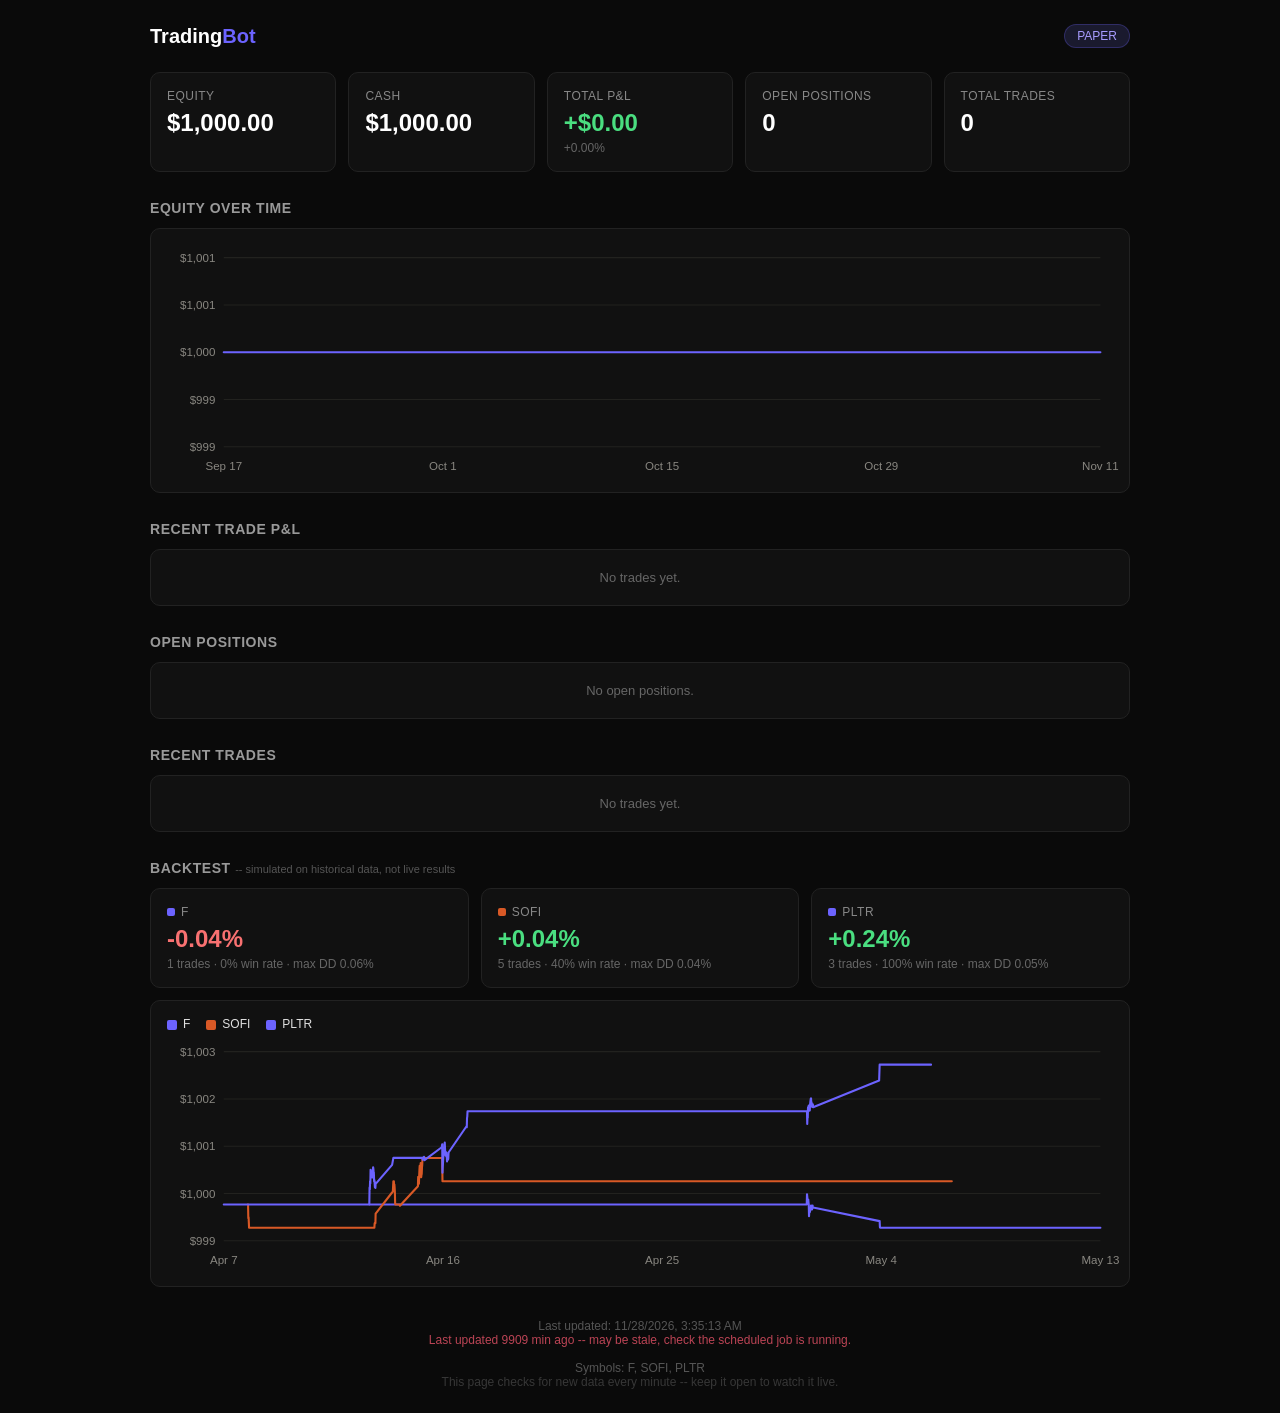
<file: trading-bot/index.html>
<!DOCTYPE html>
<html lang="en">
<head>
<meta charset="UTF-8">
<meta name="viewport" content="width=device-width, initial-scale=1.0">
<title>Trading Bot Dashboard</title>
<style>
  :root {
    --surface: #111111; --page: #0a0a0a; --border: #222222;
    --text-primary: #ffffff; --text-secondary: #e0e0e0; --text-muted: #898781;
    --grid: #22221f; --baseline: #333330;
    --series-1: #6c63ff; --series-2: #d95926;
    --good: #4ade80; --critical: #f87171;
  }
  * { box-sizing: border-box; margin: 0; padding: 0; }
  body {
    font-family: -apple-system, BlinkMacSystemFont, 'Segoe UI', sans-serif;
    background: var(--page); color: var(--text-secondary); min-height: 100vh; padding: 24px;
  }
  .wrap { max-width: 980px; margin: 0 auto; }
  header { display: flex; align-items: center; justify-content: space-between; margin-bottom: 24px; flex-wrap: wrap; gap: 12px; }
  h1 { font-size: 20px; font-weight: 800; color: var(--text-primary); }
  h1 span { color: var(--series-1); }
  .badge { font-size: 12px; padding: 4px 12px; border-radius: 20px; border: 1px solid #333; color: #999; }
  .badge.paper { background: #1a1a2e; border-color: #6c63ff44; color: #a89cff; }
  .badge.live { background: #2e1a1a; border-color: #ff6c6c44; color: #ff9c9c; }
  .badge.paused { background: #2e2a1a; border-color: #ffcc6c44; color: #ffdc9c; }
  .badge.tripped { background: #2e1a1a; border-color: #ff6c6c44; color: #ff9c9c; }
  .stale { font-size: 12px; color: #b45; }

  .tiles { display: grid; grid-template-columns: repeat(auto-fit, minmax(160px, 1fr)); gap: 12px; margin-bottom: 28px; }
  .tile { background: var(--surface); border: 1px solid var(--border); border-radius: 10px; padding: 16px; }
  .tile .label { font-size: 12px; color: #888; margin-bottom: 6px; text-transform: uppercase; letter-spacing: 0.04em; }
  .tile .value { font-size: 24px; font-weight: 700; color: var(--text-primary); }
  .tile .value.pos { color: var(--good); }
  .tile .value.neg { color: var(--critical); }
  .tile .sub { font-size: 12px; color: #666; margin-top: 4px; }

  h2 { font-size: 14px; color: #999; text-transform: uppercase; letter-spacing: 0.04em; margin: 28px 0 12px; }
  h2 .note { text-transform: none; font-size: 11px; color: #555; letter-spacing: normal; font-weight: 400; }
  table { width: 100%; border-collapse: collapse; background: var(--surface); border: 1px solid var(--border); border-radius: 10px; overflow: hidden; }
  th, td { text-align: left; padding: 10px 14px; font-size: 13px; border-bottom: 1px solid #1c1c1c; }
  th { color: #888; font-weight: 600; font-size: 11px; text-transform: uppercase; letter-spacing: 0.03em; }
  tr:last-child td { border-bottom: none; }
  td.num { font-variant-numeric: tabular-nums; }
  .pnl-pos { color: var(--good); }
  .pnl-neg { color: var(--critical); }
  .reason { font-size: 11px; color: #999; background: #1a1a1a; padding: 2px 8px; border-radius: 10px; }
  .empty { color: #666; font-size: 13px; padding: 20px; text-align: center; background: var(--surface); border: 1px solid var(--border); border-radius: 10px; }
  footer { margin-top: 32px; font-size: 12px; color: #555; text-align: center; }

  /* charts */
  .chart-card { background: var(--surface); border: 1px solid var(--border); border-radius: 10px; padding: 16px; position: relative; }
  .chart-card + .chart-card { margin-top: 12px; }
  .chart-legend { display: flex; gap: 16px; margin-bottom: 8px; font-size: 12px; color: var(--text-secondary); }
  .chart-legend .swatch { display: inline-block; width: 10px; height: 10px; border-radius: 2px; margin-right: 6px; vertical-align: middle; }
  .chart-svg { width: 100%; height: auto; display: block; overflow: visible; }
  .chart-tooltip {
    position: absolute; pointer-events: none; background: #1a1a1a; border: 1px solid #333;
    border-radius: 6px; padding: 6px 10px; font-size: 12px; color: var(--text-primary);
    transform: translate(-50%, -110%); white-space: nowrap; opacity: 0; transition: opacity 0.1s;
  }
  .backtest-grid { display: grid; grid-template-columns: repeat(auto-fit, minmax(140px, 1fr)); gap: 12px; margin-bottom: 12px; }
  .position-chart + .position-chart { margin-top: 16px; }
  .position-chart-heading { font-size: 13px; color: var(--text-primary); font-weight: 600; margin-bottom: 4px; }
  .position-chart-sub { font-size: 12px; color: var(--text-muted); margin-bottom: 8px; }
</style>
</head>
<body>
<div class="wrap">
  <header>
    <h1>Trading<span>Bot</span></h1>
    <div id="badges" style="display:flex; gap:8px; align-items:center;"></div>
  </header>

  <div class="tiles" id="tiles"></div>

  <h2>Equity Over Time</h2>
  <div id="equity-chart"></div>

  <h2>Recent Trade P&amp;L</h2>
  <div id="pnl-chart"></div>

  <h2>Open Positions</h2>
  <div id="positions"></div>

  <div id="position-price-section" style="display:none;">
    <h2>Position Price <span class="note">-- live price vs. entry/stop/target</span></h2>
    <div id="position-price-charts"></div>
  </div>

  <h2>Recent Trades</h2>
  <div id="trades"></div>

  <div id="backtest-section" style="display:none;">
    <h2>Backtest <span class="note">-- simulated on historical data, not live results</span></h2>
    <div id="backtest-summary"></div>
    <div id="backtest-chart"></div>
  </div>

  <footer id="footer"></footer>
</div>

<script>
async function fetchJson(path) {
  const res = await fetch(path + '?_=' + Date.now());
  if (!res.ok) throw new Error('not found');
  return res.json();
}

async function load() {
  try {
    const data = await fetchJson('data.json');
    render(data);
  } catch (e) {
    document.getElementById('tiles').innerHTML = '<div class="empty">No data yet -- the bot hasn\'t run yet.</div>';
  }

  try {
    const backtest = await fetchJson('backtest_data.json');
    renderBacktest(backtest);
  } catch (e) {
    // no backtest run yet -- fine, section stays hidden
  }
}

function fmt(n, decimals) {
  decimals = decimals === undefined ? 2 : decimals;
  return Number(n).toLocaleString(undefined, { minimumFractionDigits: decimals, maximumFractionDigits: decimals });
}

/* ---------- minimal SVG line chart, no external deps ---------- */
/* series: [{ name, color, points: [{t: isoString, y: number}] }] */
function renderLineChart(container, series, opts) {
  opts = opts || {};
  const width = 900, height = opts.height || 220;
  const padL = 54, padR = 12, padT = 12, padB = 28;
  const innerW = width - padL - padR, innerH = height - padT - padB;

  const allPoints = series.flatMap(s => s.points);
  if (allPoints.length < 2) {
    container.innerHTML = '<div class="empty">Not enough data yet for a chart -- check back after a few more cycles.</div>';
    return;
  }

  const xs = allPoints.map(p => new Date(p.t).getTime());
  const refLines = opts.refLines || [];
  const ys = allPoints.map(p => p.y).concat(refLines.map(r => r.value));
  let yMin = Math.min(...ys), yMax = Math.max(...ys);
  if (yMin === yMax) { yMin -= 1; yMax += 1; }
  const yPad = (yMax - yMin) * 0.08;
  yMin -= yPad; yMax += yPad;
  const xMin = Math.min(...xs), xMax = Math.max(...xs);

  const xScale = t => padL + (xMax === xMin ? 0 : (t - xMin) / (xMax - xMin)) * innerW;
  const yScale = y => padT + innerH - ((y - yMin) / (yMax - yMin)) * innerH;

  const gridLines = 4;
  let gridSvg = '';
  for (let i = 0; i <= gridLines; i++) {
    const y = padT + (innerH / gridLines) * i;
    const val = yMax - ((yMax - yMin) / gridLines) * i;
    gridSvg += `<line x1="${padL}" y1="${y}" x2="${width - padR}" y2="${y}" stroke="var(--grid)" stroke-width="1"/>`;
    gridSvg += `<text x="${padL - 8}" y="${y + 4}" text-anchor="end" font-size="11" fill="var(--text-muted)">${opts.yPrefix || ''}${fmt(val, opts.yDecimals ?? 0)}</text>`;
  }

  const xTicks = 4;
  for (let i = 0; i <= xTicks; i++) {
    const t = xMin + ((xMax - xMin) / xTicks) * i;
    const x = xScale(t);
    const label = new Date(t).toLocaleDateString(undefined, { month: 'short', day: 'numeric' });
    gridSvg += `<text x="${x}" y="${height - 6}" text-anchor="middle" font-size="11" fill="var(--text-muted)">${label}</text>`;
  }

  let linesSvg = '';
  let legendHtml = '';
  series.forEach(s => {
    const d = s.points.map((p, i) => `${i === 0 ? 'M' : 'L'} ${xScale(new Date(p.t).getTime())} ${yScale(p.y)}`).join(' ');
    linesSvg += `<path d="${d}" fill="none" stroke="${s.color}" stroke-width="2" stroke-linecap="round" stroke-linejoin="round"/>`;
    if (series.length > 1) {
      legendHtml += `<span><span class="swatch" style="background:${s.color}"></span>${s.name}</span>`;
    }
  });

  let refSvg = '';
  refLines.forEach(r => {
    const y = yScale(r.value);
    refSvg += `<line x1="${padL}" y1="${y}" x2="${width - padR}" y2="${y}" stroke="${r.color}" stroke-width="1.5" stroke-dasharray="4,3"/>`;
    refSvg += `<text x="${width - padR}" y="${y - 4}" text-anchor="end" font-size="10" fill="${r.color}">${r.label}: ${opts.yPrefix || ''}${fmt(r.value, opts.yDecimals ?? 2)}</text>`;
  });

  const cardId = 'chart-' + Math.random().toString(36).slice(2);
  container.innerHTML = `
    <div class="chart-card">
      ${legendHtml ? `<div class="chart-legend">${legendHtml}</div>` : ''}
      <svg class="chart-svg" id="${cardId}" viewBox="0 0 ${width} ${height}" preserveAspectRatio="none">
        ${gridSvg}
        ${refSvg}
        ${linesSvg}
        <line class="crosshair" x1="0" y1="${padT}" x2="0" y2="${padT + innerH}" stroke="var(--baseline)" stroke-width="1" opacity="0"/>
        <rect x="${padL}" y="${padT}" width="${innerW}" height="${innerH}" fill="transparent" style="cursor:crosshair" id="${cardId}-overlay"/>
      </svg>
      <div class="chart-tooltip" id="${cardId}-tooltip"></div>
    </div>`;

  const svg = document.getElementById(cardId);
  const overlay = document.getElementById(cardId + '-overlay');
  const tooltip = document.getElementById(cardId + '-tooltip');
  const crosshair = svg.querySelector('.crosshair');

  overlay.addEventListener('mousemove', (evt) => {
    const rect = svg.getBoundingClientRect();
    const scaleX = width / rect.width;
    const mouseX = (evt.clientX - rect.left) * scaleX;
    const t = xMin + ((mouseX - padL) / innerW) * (xMax - xMin);

    let nearest = null, nearestDist = Infinity;
    series.forEach(s => {
      s.points.forEach(p => {
        const dist = Math.abs(new Date(p.t).getTime() - t);
        if (dist < nearestDist) { nearestDist = dist; nearest = { s, p }; }
      });
    });
    if (!nearest) return;

    const x = xScale(new Date(nearest.p.t).getTime());
    crosshair.setAttribute('x1', x); crosshair.setAttribute('x2', x); crosshair.setAttribute('opacity', 1);

    const label = new Date(nearest.p.t).toLocaleString();
    const valueLine = series.length > 1
      ? series.map(s => {
          const pt = s.points.reduce((best, p) => Math.abs(new Date(p.t) - new Date(nearest.p.t)) < Math.abs(new Date(best.t) - new Date(nearest.p.t)) ? p : best, s.points[0]);
          return `${s.name}: ${opts.yPrefix || ''}${fmt(pt.y, opts.yDecimals ?? 2)}`;
        }).join(' &middot; ')
      : `${opts.yPrefix || ''}${fmt(nearest.p.y, opts.yDecimals ?? 2)}`;
    tooltip.innerHTML = `${label}<br>${valueLine}`;
    tooltip.style.left = (evt.clientX - rect.left) + 'px';
    tooltip.style.top = (evt.clientY - rect.top) + 'px';
    tooltip.style.opacity = 1;
  });
  overlay.addEventListener('mouseleave', () => {
    tooltip.style.opacity = 0;
    crosshair.setAttribute('opacity', 0);
  });
}

/* ---------- minimal bar chart for trade P&L ---------- */
function renderPnlBarChart(container, trades) {
  if (trades.length === 0) {
    container.innerHTML = '<div class="empty">No trades yet.</div>';
    return;
  }
  const ordered = trades.slice().reverse(); // oldest first, left to right
  const width = 900, height = 160;
  const padL = 54, padR = 12, padT = 12, padB = 24;
  const innerW = width - padL - padR, innerH = height - padT - padB;

  const maxAbs = Math.max(...ordered.map(t => Math.abs(t.pnl)), 0.01);
  const zeroY = padT + innerH / 2;
  const barW = Math.max(2, innerW / ordered.length - 3);

  let bars = '';
  ordered.forEach((t, i) => {
    const x = padL + (innerW / ordered.length) * i + 1.5;
    const h = (Math.abs(t.pnl) / maxAbs) * (innerH / 2 - 4);
    const y = t.pnl >= 0 ? zeroY - h : zeroY;
    const color = t.pnl >= 0 ? 'var(--good)' : 'var(--critical)';
    bars += `<rect x="${x}" y="${y}" width="${barW}" height="${Math.max(h, 1)}" rx="1.5" fill="${color}">
      <title>${t.symbol} ${t.pnl >= 0 ? '+' : ''}$${fmt(t.pnl)} (${t.reason})</title>
    </rect>`;
  });

  container.innerHTML = `
    <div class="chart-card">
      <svg class="chart-svg" viewBox="0 0 ${width} ${height}" preserveAspectRatio="none">
        <line x1="${padL}" y1="${zeroY}" x2="${width - padR}" y2="${zeroY}" stroke="var(--baseline)" stroke-width="1"/>
        <text x="${padL - 8}" y="${zeroY + 4}" text-anchor="end" font-size="11" fill="var(--text-muted)">$0</text>
        ${bars}
      </svg>
    </div>`;
}

/* ---------- one price chart per open position, entry/stop/target as ref lines ---------- */
function renderPositionPriceCharts(positions, priceHistory) {
  const section = document.getElementById('position-price-section');
  const container = document.getElementById('position-price-charts');

  if (!positions || positions.length === 0) {
    section.style.display = 'none';
    container.innerHTML = '';
    return;
  }

  section.style.display = 'block';
  container.innerHTML = positions.map(p => `
    <div class="position-chart">
      <div class="position-chart-heading">${p.symbol}</div>
      <div class="position-chart-sub">Entry $${fmt(p.entry_price)} &middot; Stop $${fmt(p.stop_price)} &middot; Target $${fmt(p.take_profit_price)}</div>
      <div id="position-chart-${cssId(p.symbol)}"></div>
    </div>
  `).join('');

  positions.forEach(p => {
    const points = (priceHistory[p.symbol] || []).map(pt => ({ t: pt.t, y: pt.price }));
    renderLineChart(document.getElementById('position-chart-' + cssId(p.symbol)), [
      { name: p.symbol, color: 'var(--series-1)', points }
    ], {
      yPrefix: '$', yDecimals: 2,
      refLines: [
        { value: p.entry_price, color: 'var(--text-muted)', label: 'Entry' },
        { value: p.stop_price, color: 'var(--critical)', label: 'Stop' },
        { value: p.take_profit_price, color: 'var(--good)', label: 'Target' },
      ],
    });
  });
}

function cssId(symbol) {
  return symbol.replace(/[^a-zA-Z0-9]/g, '-');
}

function render(data) {
  const badges = document.getElementById('badges');
  let badgeHtml = `<span class="badge ${data.mode}">${data.mode.toUpperCase()}</span>`;
  if (data.paused) badgeHtml += `<span class="badge paused">PAUSED</span>`;
  if (data.circuit_breaker_tripped) badgeHtml += `<span class="badge tripped">CIRCUIT BREAKER TRIPPED</span>`;
  badges.innerHTML = badgeHtml;

  const pnl = data.equity - data.starting_balance;
  const pnlPct = data.starting_balance ? (pnl / data.starting_balance * 100) : 0;

  const tiles = [
    { label: 'Equity', value: '$' + fmt(data.equity), sub: null },
    { label: 'Cash', value: '$' + fmt(data.cash), sub: null },
    { label: 'Total P&L', value: (pnl >= 0 ? '+' : '') + '$' + fmt(pnl), sub: (pnlPct >= 0 ? '+' : '') + fmt(pnlPct) + '%', cls: pnl >= 0 ? 'pos' : 'neg' },
    { label: 'Open Positions', value: data.open_positions.length, sub: null },
    { label: 'Total Trades', value: data.total_trades, sub: null },
  ];
  document.getElementById('tiles').innerHTML = tiles.map(t => `
    <div class="tile">
      <div class="label">${t.label}</div>
      <div class="value ${t.cls || ''}">${t.value}</div>
      ${t.sub ? `<div class="sub">${t.sub}</div>` : ''}
    </div>
  `).join('');

  const equityChartEl = document.getElementById('equity-chart');
  const history = data.equity_history || [];
  if (history.length < 2) {
    equityChartEl.innerHTML = '<div class="empty">Not enough history yet -- the equity curve fills in as the bot runs more cycles.</div>';
  } else {
    renderLineChart(equityChartEl, [
      { name: 'Equity', color: 'var(--series-1)', points: history.map(h => ({ t: h.t, y: h.equity })) }
    ], { yPrefix: '$', yDecimals: 0 });
  }

  renderPnlBarChart(document.getElementById('pnl-chart'), data.recent_trades);

  const posEl = document.getElementById('positions');
  if (data.open_positions.length === 0) {
    posEl.innerHTML = '<div class="empty">No open positions.</div>';
  } else {
    posEl.innerHTML = `<table><thead><tr>
      <th>Symbol</th><th>Qty</th><th>Entry</th><th>Stop-loss</th><th>Take-profit</th><th>Opened</th>
    </tr></thead><tbody>` + data.open_positions.map(p => `
      <tr>
        <td>${p.symbol}</td>
        <td class="num">${fmt(p.qty, 6)}</td>
        <td class="num">$${fmt(p.entry_price)}</td>
        <td class="num">$${fmt(p.stop_price)}</td>
        <td class="num">$${fmt(p.take_profit_price)}</td>
        <td>${new Date(p.opened_at).toLocaleString()}</td>
      </tr>`).join('') + `</tbody></table>`;
  }

  renderPositionPriceCharts(data.open_positions, data.price_history || {});

  const tradesEl = document.getElementById('trades');
  if (data.recent_trades.length === 0) {
    tradesEl.innerHTML = '<div class="empty">No trades yet.</div>';
  } else {
    tradesEl.innerHTML = `<table><thead><tr>
      <th>Symbol</th><th>Entry</th><th>Exit</th><th>P&L</th><th>Reason</th><th>Closed</th>
    </tr></thead><tbody>` + data.recent_trades.map(t => `
      <tr>
        <td>${t.symbol}</td>
        <td class="num">$${fmt(t.entry_price)}</td>
        <td class="num">$${fmt(t.exit_price)}</td>
        <td class="num ${t.pnl >= 0 ? 'pnl-pos' : 'pnl-neg'}">${t.pnl >= 0 ? '+' : ''}$${fmt(t.pnl)}</td>
        <td><span class="reason">${t.reason}</span></td>
        <td>${new Date(t.closed_at).toLocaleString()}</td>
      </tr>`).join('') + `</tbody></table>`;
  }

  const generated = new Date(data.generated_at);
  const ageMinutes = (Date.now() - generated.getTime()) / 60000;
  const staleNote = ageMinutes > 60 ? `<div class="stale">Last updated ${Math.round(ageMinutes)} min ago -- may be stale, check the scheduled job is running.</div>` : '';
  document.getElementById('footer').innerHTML = `Last updated: ${generated.toLocaleString()}${staleNote}<br>Symbols: ${data.symbols.join(', ')}<br><span style="opacity:0.6">This page checks for new data every minute -- keep it open to watch it live.</span>`;
}

function renderBacktest(backtest) {
  const results = backtest.results || [];
  if (results.length === 0) return;

  document.getElementById('backtest-section').style.display = 'block';

  const colors = ['var(--series-1)', 'var(--series-2)'];
  document.getElementById('backtest-summary').innerHTML = `<div class="backtest-grid">` +
    results.map((r, i) => `
      <div class="tile">
        <div class="label"><span class="swatch" style="display:inline-block;width:8px;height:8px;border-radius:2px;background:${colors[i % colors.length]};margin-right:6px;"></span>${r.symbol}</div>
        <div class="value ${r.total_return_pct >= 0 ? 'pos' : 'neg'}">${r.total_return_pct >= 0 ? '+' : ''}${fmt(r.total_return_pct)}%</div>
        <div class="sub">${r.num_trades} trades &middot; ${fmt(r.win_rate * 100, 0)}% win rate &middot; max DD ${fmt(r.max_drawdown_pct)}%</div>
      </div>
    `).join('') + `</div>`;

  const series = results.map((r, i) => ({
    name: r.symbol,
    color: colors[i % colors.length],
    points: r.equity_curve.map(p => ({ t: p.t, y: p.equity })),
  })).filter(s => s.points.length > 1);

  renderLineChart(document.getElementById('backtest-chart'), series, { yPrefix: '$', yDecimals: 0 });
}

const AUTO_REFRESH_MS = 60000;
load();
setInterval(load, AUTO_REFRESH_MS);
</script>
</body>
</html>
</file>
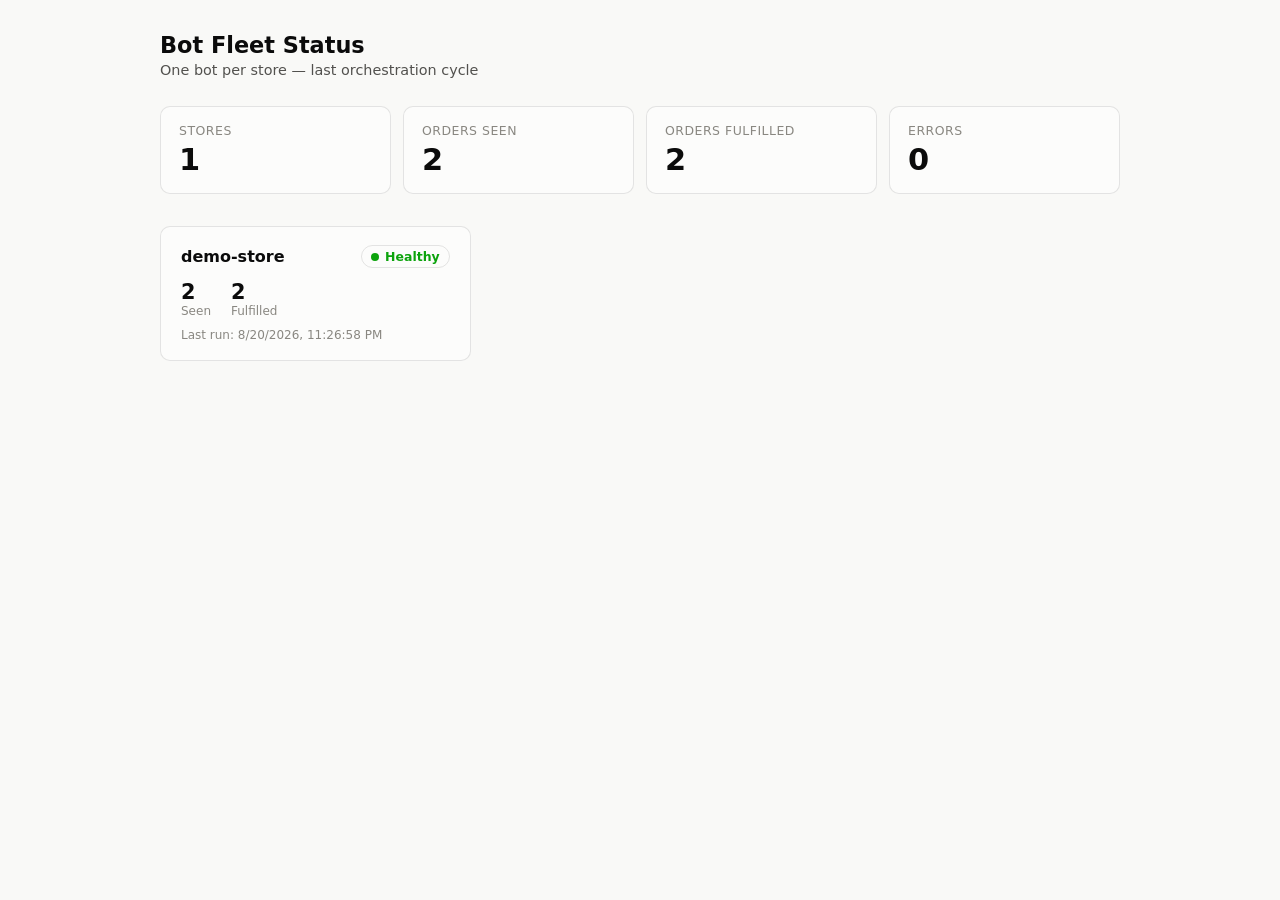
<file: dropship-agency/docs/index.html>
<!doctype html>
<html lang="en">
<head>
<meta charset="utf-8">
<meta name="viewport" content="width=device-width, initial-scale=1">
<title>Dropship Agency &mdash; Bot Fleet Status</title>
<style>
  .viz-root {
    color-scheme: light;
    --surface-1:      #fcfcfb;
    --page-plane:      #f9f9f7;
    --text-primary:   #0b0b0b;
    --text-secondary: #52514e;
    --text-muted:     #898781;
    --gridline:       #e1e0d9;
    --border:         rgba(11,11,11,0.10);
    --status-good:     #0ca30c;
    --status-warning:  #fab219;
    --status-critical: #d03b3b;
  }
  @media (prefers-color-scheme: dark) {
    :root:where(:not([data-theme="light"])) .viz-root {
      color-scheme: dark;
      --surface-1:      #1a1a19;
      --page-plane:      #0d0d0d;
      --text-primary:   #ffffff;
      --text-secondary: #c3c2b7;
      --text-muted:     #898781;
      --gridline:       #2c2c2a;
      --border:         rgba(255,255,255,0.10);
      --status-good:     #0ca30c;
      --status-warning:  #fab219;
      --status-critical: #d03b3b;
    }
  }
  :root[data-theme="dark"] .viz-root {
    color-scheme: dark;
    --surface-1:      #1a1a19;
    --page-plane:      #0d0d0d;
    --text-primary:   #ffffff;
    --text-secondary: #c3c2b7;
    --text-muted:     #898781;
    --gridline:       #2c2c2a;
    --border:         rgba(255,255,255,0.10);
    --status-good:     #0ca30c;
    --status-warning:  #fab219;
    --status-critical: #d03b3b;
  }

  * { box-sizing: border-box; }
  body { margin: 0; }
  .viz-root {
    font-family: system-ui, -apple-system, "Segoe UI", sans-serif;
    background: var(--page-plane);
    color: var(--text-primary);
    min-height: 100vh;
    padding: 32px 20px 60px;
  }
  .wrap { max-width: 960px; margin: 0 auto; }
  h1 { font-size: 1.4rem; margin: 0 0 4px; }
  .subtitle { color: var(--text-secondary); font-size: 0.9rem; margin: 0 0 28px; }

  .summary-row {
    display: grid;
    grid-template-columns: repeat(auto-fit, minmax(150px, 1fr));
    gap: 12px;
    margin-bottom: 32px;
  }
  .stat-tile {
    background: var(--surface-1);
    border: 1px solid var(--border);
    border-radius: 10px;
    padding: 16px 18px;
  }
  .stat-tile .label {
    font-size: 0.78rem;
    color: var(--text-muted);
    text-transform: uppercase;
    letter-spacing: 0.04em;
  }
  .stat-tile .value {
    font-size: 1.9rem;
    font-weight: 600;
    margin-top: 4px;
    font-variant-numeric: proportional-nums;
  }

  .store-grid {
    display: grid;
    grid-template-columns: repeat(auto-fill, minmax(260px, 1fr));
    gap: 14px;
  }
  .store-card {
    background: var(--surface-1);
    border: 1px solid var(--border);
    border-radius: 10px;
    padding: 18px 20px;
    overflow-x: auto;
  }
  .store-card .header {
    display: flex;
    align-items: center;
    justify-content: space-between;
    margin-bottom: 12px;
  }
  .store-card .store-id { font-weight: 600; font-size: 1rem; }
  .status-pill {
    display: inline-flex;
    align-items: center;
    gap: 6px;
    font-size: 0.78rem;
    font-weight: 600;
    padding: 3px 9px;
    border-radius: 999px;
    border: 1px solid var(--border);
    white-space: nowrap;
  }
  .status-pill .dot {
    width: 8px;
    height: 8px;
    border-radius: 50%;
    flex: none;
  }
  .status-pill.good { color: var(--status-good); }
  .status-pill.good .dot { background: var(--status-good); }
  .status-pill.critical { color: var(--status-critical); }
  .status-pill.critical .dot { background: var(--status-critical); }

  .store-card .metrics {
    display: flex;
    gap: 20px;
    margin-bottom: 10px;
  }
  .store-card .metric .value { font-size: 1.3rem; font-weight: 600; font-variant-numeric: proportional-nums; }
  .store-card .metric .label { font-size: 0.75rem; color: var(--text-muted); }
  .store-card .ran-at { font-size: 0.75rem; color: var(--text-muted); }
  .store-card .error-list {
    margin: 10px 0 0;
    padding: 8px 10px;
    background: var(--page-plane);
    border-radius: 6px;
    font-size: 0.78rem;
    color: var(--status-critical);
  }
  .error-list li { margin: 2px 0; }

  .empty {
    color: var(--text-muted);
    font-size: 0.9rem;
    padding: 40px 0;
    text-align: center;
  }
</style>
</head>
<body>
<div class="viz-root">
  <div class="wrap">
    <h1>Bot Fleet Status</h1>
    <p class="subtitle">One bot per store &mdash; last orchestration cycle</p>

    <div class="summary-row" id="summary-row"></div>
    <div class="store-grid" id="store-grid">
      <div class="empty">Loading&hellip;</div>
    </div>
  </div>
</div>

<script>
async function loadData() {
  const grid = document.getElementById('store-grid');
  const summaryRow = document.getElementById('summary-row');
  try {
    const res = await fetch('data.json', { cache: 'no-store' });
    const rows = await res.json();
    render(rows, grid, summaryRow);
  } catch (e) {
    grid.innerHTML = '<div class="empty">No run data yet &mdash; run <code>python run_once.py</code> to generate it.</div>';
  }
}

function render(rows, grid, summaryRow) {
  if (!rows.length) {
    grid.innerHTML = '<div class="empty">No stores in the registry yet.</div>';
    return;
  }

  const totalSeen = rows.reduce((s, r) => s + r.orders_seen, 0);
  const totalFulfilled = rows.reduce((s, r) => s + r.orders_fulfilled, 0);
  const totalErrors = rows.reduce((s, r) => s + r.errors.length, 0);

  summaryRow.innerHTML = [
    tile('Stores', rows.length),
    tile('Orders seen', totalSeen),
    tile('Orders fulfilled', totalFulfilled),
    tile('Errors', totalErrors),
  ].join('');

  grid.innerHTML = rows.map(storeCard).join('');
}

function tile(label, value) {
  return `<div class="stat-tile"><div class="label">${escapeHtml(label)}</div><div class="value">${value}</div></div>`;
}

function storeCard(row) {
  const hasErrors = row.errors.length > 0;
  const statusClass = hasErrors ? 'critical' : 'good';
  const statusLabel = hasErrors ? 'Errors' : 'Healthy';
  const ranAt = new Date(row.ran_at).toLocaleString();

  const errorList = hasErrors
    ? `<ul class="error-list">${row.errors.map(e => `<li>${escapeHtml(e)}</li>`).join('')}</ul>`
    : '';

  return `
    <div class="store-card">
      <div class="header">
        <span class="store-id">${escapeHtml(row.store_id)}</span>
        <span class="status-pill ${statusClass}"><span class="dot"></span>${statusLabel}</span>
      </div>
      <div class="metrics">
        <div class="metric"><div class="value">${row.orders_seen}</div><div class="label">Seen</div></div>
        <div class="metric"><div class="value">${row.orders_fulfilled}</div><div class="label">Fulfilled</div></div>
      </div>
      <div class="ran-at">Last run: ${escapeHtml(ranAt)}</div>
      ${errorList}
    </div>
  `;
}

function escapeHtml(s) {
  const div = document.createElement('div');
  div.textContent = String(s);
  return div.innerHTML;
}

loadData();
</script>
</body>
</html>
</file>
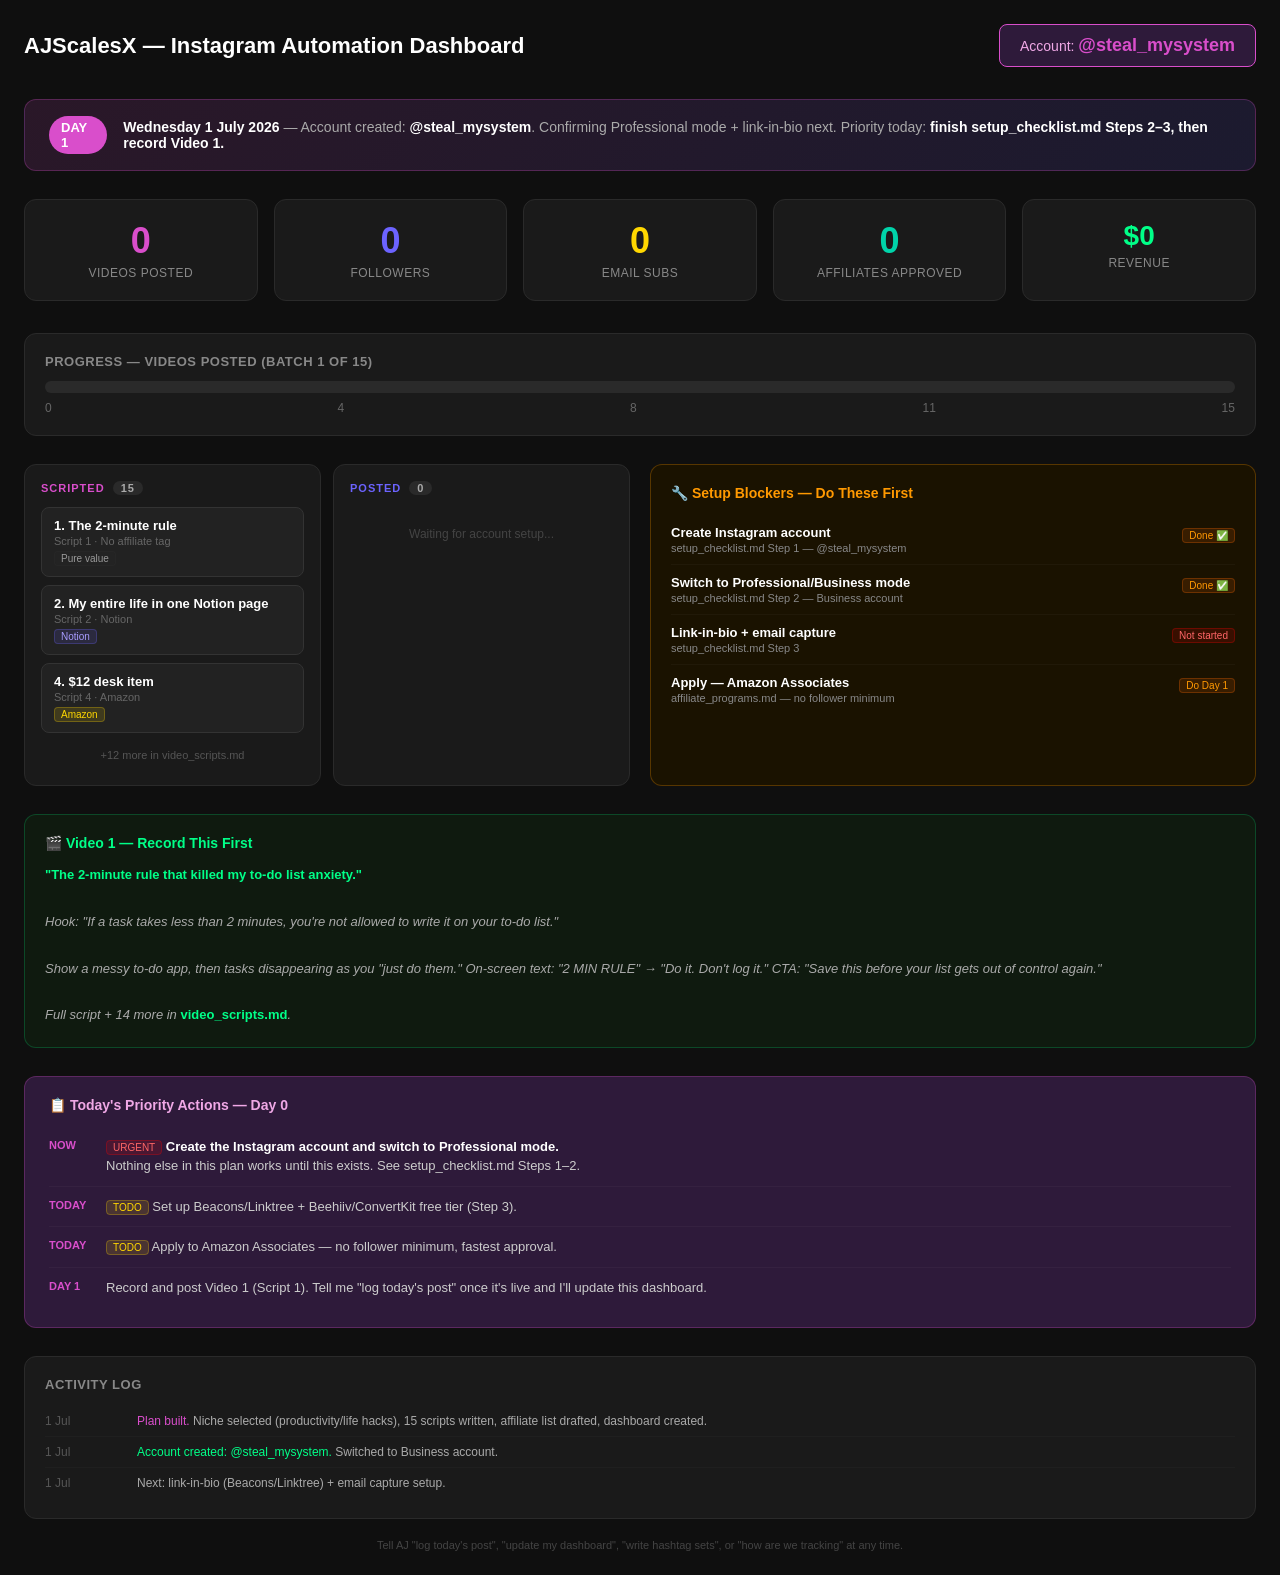
<file: instagram-automation/dashboard.html>
<!DOCTYPE html>
<html lang="en">
<head>
  <meta charset="UTF-8">
  <meta name="viewport" content="width=device-width, initial-scale=1.0">
  <title>AJScalesX — Instagram Dashboard</title>
  <style>
    * { box-sizing: border-box; margin: 0; padding: 0; }
    body { font-family: -apple-system, BlinkMacSystemFont, 'Segoe UI', sans-serif; background: #0f0f0f; color: #e0e0e0; min-height: 100vh; padding: 24px; }

    .header { display: flex; justify-content: space-between; align-items: center; margin-bottom: 32px; flex-wrap: wrap; gap: 12px; }
    .header h1 { font-size: 22px; font-weight: 700; color: #fff; }
    .header .goal { background: #2e1a3a; border: 1px solid #d94ecb; border-radius: 8px; padding: 10px 20px; font-size: 14px; color: #f0a8e6; }
    .goal span { color: #d94ecb; font-weight: 700; font-size: 18px; }

    .day-banner { background: linear-gradient(135deg, #d94ecb22, #6c63ff22); border: 1px solid #d94ecb44; border-radius: 12px; padding: 16px 24px; margin-bottom: 28px; display: flex; align-items: center; gap: 16px; }
    .day-badge { background: #d94ecb; color: #fff; font-weight: 800; font-size: 13px; padding: 4px 12px; border-radius: 20px; }
    .day-text { font-size: 14px; color: #aaa; }
    .day-text strong { color: #fff; }

    .stats-grid { display: grid; grid-template-columns: repeat(auto-fit, minmax(150px, 1fr)); gap: 16px; margin-bottom: 32px; }
    .stat-card { background: #1a1a1a; border: 1px solid #2a2a2a; border-radius: 12px; padding: 20px; text-align: center; }
    .stat-card .number { font-size: 36px; font-weight: 800; margin-bottom: 4px; }
    .stat-card .label { font-size: 12px; color: #888; text-transform: uppercase; letter-spacing: 0.5px; }
    .stat-posted .number { color: #d94ecb; }
    .stat-followers .number { color: #6c63ff; }
    .stat-emails .number { color: #ffd700; }
    .stat-affiliates .number { color: #00d4aa; }
    .stat-revenue .number { color: #00ff88; font-size: 28px; }

    .progress-bar-wrap { background: #1a1a1a; border: 1px solid #2a2a2a; border-radius: 12px; padding: 20px; margin-bottom: 28px; }
    .progress-bar-wrap h3 { font-size: 13px; color: #888; text-transform: uppercase; letter-spacing: 0.5px; margin-bottom: 12px; }
    .progress-bar { background: #2a2a2a; border-radius: 20px; height: 12px; overflow: hidden; margin-bottom: 8px; }
    .progress-fill { height: 100%; border-radius: 20px; background: linear-gradient(90deg, #d94ecb, #6c63ff); transition: width 0.5s; }
    .progress-labels { display: flex; justify-content: space-between; font-size: 12px; color: #666; }

    .two-col { display: grid; grid-template-columns: 1fr 1fr; gap: 20px; margin-bottom: 28px; }
    @media(max-width: 700px) { .two-col { grid-template-columns: 1fr; } }

    .pipeline { display: grid; grid-template-columns: repeat(auto-fit, minmax(170px, 1fr)); gap: 12px; margin-bottom: 28px; }
    .pipeline-col { background: #1a1a1a; border: 1px solid #2a2a2a; border-radius: 12px; padding: 16px; }
    .pipeline-col h4 { font-size: 11px; text-transform: uppercase; letter-spacing: 1px; color: #666; margin-bottom: 12px; display: flex; align-items: center; gap: 8px; }
    .pipeline-col h4 .count { background: #2a2a2a; border-radius: 20px; padding: 1px 8px; font-size: 11px; color: #aaa; }
    .pipeline-card { background: #222; border: 1px solid #333; border-radius: 8px; padding: 10px 12px; margin-bottom: 8px; }
    .pipeline-card .biz { font-size: 13px; font-weight: 600; color: #fff; margin-bottom: 2px; }
    .pipeline-card .detail { font-size: 11px; color: #666; }
    .pipeline-card .tag { display: inline-block; font-size: 10px; padding: 1px 6px; border-radius: 4px; margin-top: 4px; }
    .tag-notion { background: #6c63ff22; color: #a89cff; border: 1px solid #6c63ff44; }
    .tag-amazon { background: #ffd70022; color: #ffd700; border: 1px solid #ffd70044; }
    .tag-none { background: #33333322; color: #999; border: 1px solid #33333344; }

    .col-scripted h4 { color: #d94ecb; }
    .col-recorded h4 { color: #ff9900; }
    .col-posted h4 { color: #6c63ff; }
    .col-top h4 { color: #00ff88; }

    .call-box { background: #1a1200; border: 1px solid #ff990044; border-radius: 12px; padding: 20px; }
    .call-box h3 { font-size: 14px; font-weight: 700; color: #ff9900; margin-bottom: 14px; }
    .call-item { display: flex; justify-content: space-between; align-items: flex-start; padding: 10px 0; border-bottom: 1px solid #ffffff08; }
    .call-item:last-child { border-bottom: none; }
    .call-biz { font-size: 13px; font-weight: 600; color: #fff; }
    .call-detail { font-size: 11px; color: #888; margin-top: 2px; }
    .call-badge { font-size: 10px; padding: 1px 6px; border-radius: 4px; margin-top: 3px; display: inline-block; }
    .badge-todo { background: #ff000022; color: #ff6666; border: 1px solid #ff000044; }
    .badge-wait { background: #ff6b0022; color: #ff9900; border: 1px solid #ff6b0044; }

    .action-box { background: #2e1a3a; border: 1px solid #d94ecb44; border-radius: 12px; padding: 20px 24px; margin-bottom: 28px; }
    .action-box h3 { font-size: 14px; font-weight: 700; color: #f0a8e6; margin-bottom: 14px; }
    .action-item { display: flex; align-items: flex-start; gap: 12px; padding: 10px 0; border-bottom: 1px solid #ffffff08; }
    .action-item:last-child { border-bottom: none; }
    .action-day { font-size: 11px; color: #d94ecb; font-weight: 600; min-width: 45px; padding-top: 2px; }
    .action-text { font-size: 13px; color: #ccc; line-height: 1.5; }
    .action-text strong { color: #fff; }
    .done-badge { font-size: 10px; background: #00ff8822; color: #00ff88; border: 1px solid #00ff8844; padding: 1px 6px; border-radius: 4px; }
    .pending-badge { font-size: 10px; background: #ffd70022; color: #ffd700; border: 1px solid #ffd70044; padding: 1px 6px; border-radius: 4px; }
    .urgent-badge { font-size: 10px; background: #ff000022; color: #ff6666; border: 1px solid #ff000044; padding: 1px 6px; border-radius: 4px; }

    .script-box { background: #0f1a0f; border: 1px solid #00ff8833; border-radius: 12px; padding: 20px; margin-bottom: 28px; }
    .script-box h3 { font-size: 14px; font-weight: 700; color: #00ff88; margin-bottom: 12px; }
    .script-text { font-size: 13px; color: #aaa; line-height: 1.8; font-style: italic; }
    .script-text strong { color: #00ff88; font-style: normal; }

    .log { background: #1a1a1a; border: 1px solid #2a2a2a; border-radius: 12px; padding: 20px; }
    .log h3 { font-size: 13px; color: #888; text-transform: uppercase; letter-spacing: 0.5px; margin-bottom: 14px; }
    .log-entry { display: flex; gap: 12px; padding: 8px 0; border-bottom: 1px solid #ffffff06; font-size: 12px; }
    .log-entry:last-child { border-bottom: none; }
    .log-time { color: #555; min-width: 80px; }
    .log-msg { color: #aaa; }
    .log-msg .highlight { color: #d94ecb; }
    .log-msg .success { color: #00ff88; }
    .log-msg .warn { color: #ff9900; }

    .refresh-note { text-align: center; font-size: 11px; color: #444; margin-top: 20px; }
  </style>
</head>
<body>

<div class="header">
  <h1>AJScalesX — Instagram Automation Dashboard</h1>
  <div class="goal">Account: <span>@steal_mysystem</span></div>
</div>

<div class="day-banner">
  <span class="day-badge">DAY 1</span>
  <div class="day-text">
    <strong>Wednesday 1 July 2026</strong> — Account created: <strong>@steal_mysystem</strong>. Confirming Professional mode + link-in-bio next.
    Priority today: <strong>finish setup_checklist.md Steps 2–3, then record Video 1.</strong>
  </div>
</div>

<!-- Stats -->
<div class="stats-grid">
  <div class="stat-card stat-posted">
    <div class="number">0</div>
    <div class="label">Videos Posted</div>
  </div>
  <div class="stat-card stat-followers">
    <div class="number">0</div>
    <div class="label">Followers</div>
  </div>
  <div class="stat-card stat-emails">
    <div class="number">0</div>
    <div class="label">Email Subs</div>
  </div>
  <div class="stat-card stat-affiliates">
    <div class="number">0</div>
    <div class="label">Affiliates Approved</div>
  </div>
  <div class="stat-card stat-revenue">
    <div class="number">$0</div>
    <div class="label">Revenue</div>
  </div>
</div>

<!-- Progress -->
<div class="progress-bar-wrap">
  <h3>Progress — Videos Posted (Batch 1 of 15)</h3>
  <div class="progress-bar"><div class="progress-fill" style="width: 0%"></div></div>
  <div class="progress-labels"><span>0</span><span>4</span><span>8</span><span>11</span><span>15</span></div>
</div>

<div class="two-col">

  <!-- Content Pipeline -->
  <div>
    <div class="pipeline" style="grid-template-columns:1fr 1fr; margin-bottom:0;">

      <div class="pipeline-col col-scripted">
        <h4>Scripted <span class="count">15</span></h4>
        <div class="pipeline-card">
          <div class="biz">1. The 2-minute rule</div>
          <div class="detail">Script 1 · No affiliate tag</div>
          <span class="tag tag-none">Pure value</span>
        </div>
        <div class="pipeline-card">
          <div class="biz">2. My entire life in one Notion page</div>
          <div class="detail">Script 2 · Notion</div>
          <span class="tag tag-notion">Notion</span>
        </div>
        <div class="pipeline-card">
          <div class="biz">4. $12 desk item</div>
          <div class="detail">Script 4 · Amazon</div>
          <span class="tag tag-amazon">Amazon</span>
        </div>
        <div style="font-size:11px; color:#555; text-align:center; padding:8px 0;">+12 more in video_scripts.md</div>
      </div>

      <div class="pipeline-col col-posted">
        <h4>Posted <span class="count">0</span></h4>
        <div style="font-size:12px; color:#444; text-align:center; padding:20px 0;">Waiting for account setup...</div>
      </div>

    </div>
  </div>

  <!-- Setup To-Do -->
  <div class="call-box">
    <h3>🔧 Setup Blockers — Do These First</h3>

    <div class="call-item">
      <div>
        <div class="call-biz">Create Instagram account</div>
        <div class="call-detail">setup_checklist.md Step 1 — @steal_mysystem</div>
      </div>
      <span class="call-badge badge-wait">Done ✅</span>
    </div>

    <div class="call-item">
      <div>
        <div class="call-biz">Switch to Professional/Business mode</div>
        <div class="call-detail">setup_checklist.md Step 2 — Business account</div>
      </div>
      <span class="call-badge badge-wait">Done ✅</span>
    </div>

    <div class="call-item">
      <div>
        <div class="call-biz">Link-in-bio + email capture</div>
        <div class="call-detail">setup_checklist.md Step 3</div>
      </div>
      <span class="call-badge badge-todo">Not started</span>
    </div>

    <div class="call-item">
      <div>
        <div class="call-biz">Apply — Amazon Associates</div>
        <div class="call-detail">affiliate_programs.md — no follower minimum</div>
      </div>
      <span class="call-badge badge-wait">Do Day 1</span>
    </div>
  </div>

</div>

<!-- First Post Reminder -->
<div class="script-box">
  <h3>🎬 Video 1 — Record This First</h3>
  <div class="script-text">
    <strong>"The 2-minute rule that killed my to-do list anxiety."</strong>
    <br><br>
    Hook: "If a task takes less than 2 minutes, you're not allowed to write it on your to-do list."
    <br><br>
    Show a messy to-do app, then tasks disappearing as you "just do them." On-screen text: "2 MIN RULE" → "Do it. Don't log it." CTA: "Save this before your list gets out of control again."
    <br><br>
    Full script + 14 more in <strong>video_scripts.md</strong>.
  </div>
</div>

<!-- Today's Actions -->
<div class="action-box">
  <h3>📋 Today's Priority Actions — Day 0</h3>

  <div class="action-item">
    <div class="action-day">NOW</div>
    <div class="action-text">
      <span class="urgent-badge">URGENT</span> <strong>Create the Instagram account and switch to Professional mode.</strong><br>
      Nothing else in this plan works until this exists. See setup_checklist.md Steps 1–2.
    </div>
  </div>

  <div class="action-item">
    <div class="action-day">TODAY</div>
    <div class="action-text">
      <span class="pending-badge">TODO</span> Set up Beacons/Linktree + Beehiiv/ConvertKit free tier (Step 3).
    </div>
  </div>

  <div class="action-item">
    <div class="action-day">TODAY</div>
    <div class="action-text">
      <span class="pending-badge">TODO</span> Apply to Amazon Associates — no follower minimum, fastest approval.
    </div>
  </div>

  <div class="action-item">
    <div class="action-day">DAY 1</div>
    <div class="action-text">
      Record and post Video 1 (Script 1). Tell me "log today's post" once it's live and I'll update this dashboard.
    </div>
  </div>

</div>

<!-- Activity Log -->
<div class="log">
  <h3>Activity Log</h3>
  <div class="log-entry">
    <div class="log-time">1 Jul</div>
    <div class="log-msg"><span class="highlight">Plan built.</span> Niche selected (productivity/life hacks), 15 scripts written, affiliate list drafted, dashboard created.</div>
  </div>
  <div class="log-entry">
    <div class="log-time">1 Jul</div>
    <div class="log-msg"><span class="success">Account created: @steal_mysystem.</span> Switched to Business account.</div>
  </div>
  <div class="log-entry">
    <div class="log-time">1 Jul</div>
    <div class="log-msg">Next: link-in-bio (Beacons/Linktree) + email capture setup.</div>
  </div>
</div>

<div class="refresh-note">Tell AJ "log today's post", "update my dashboard", "write hashtag sets", or "how are we tracking" at any time.</div>

</body>
</html>
</file>
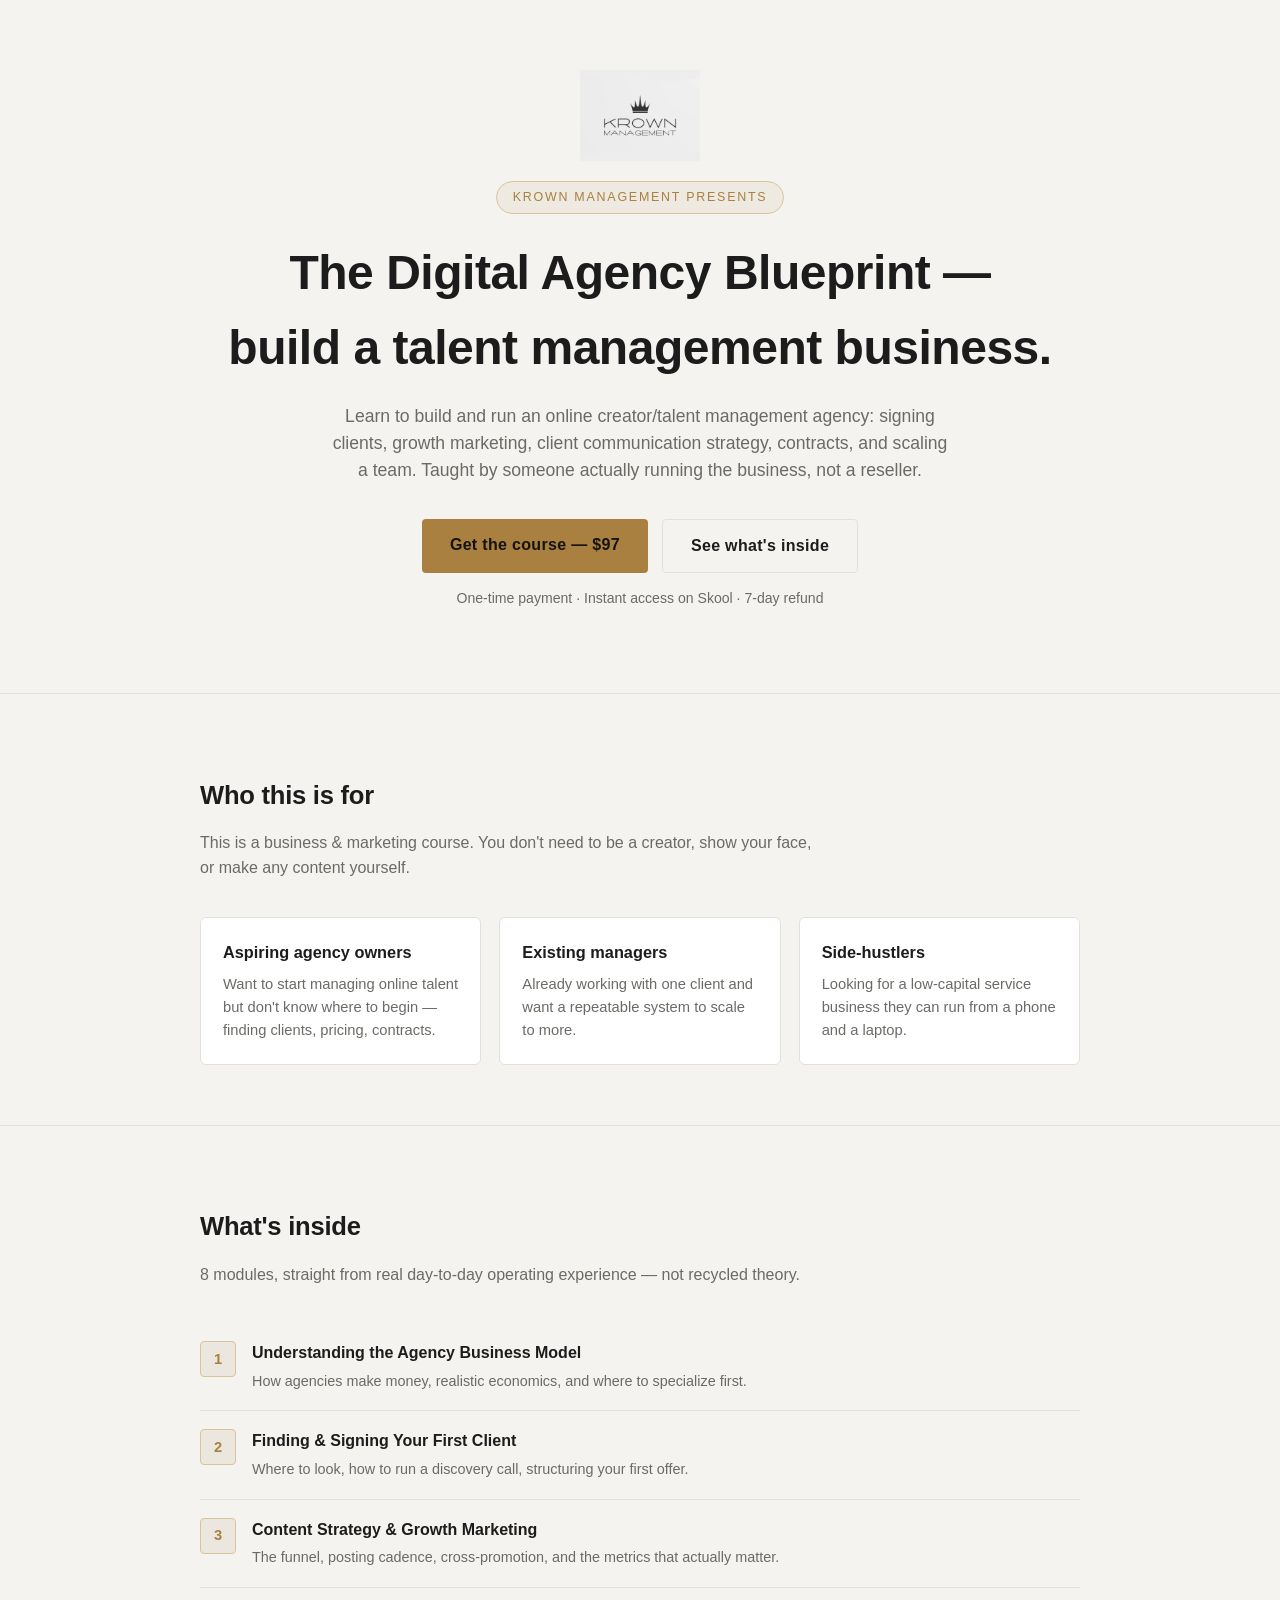
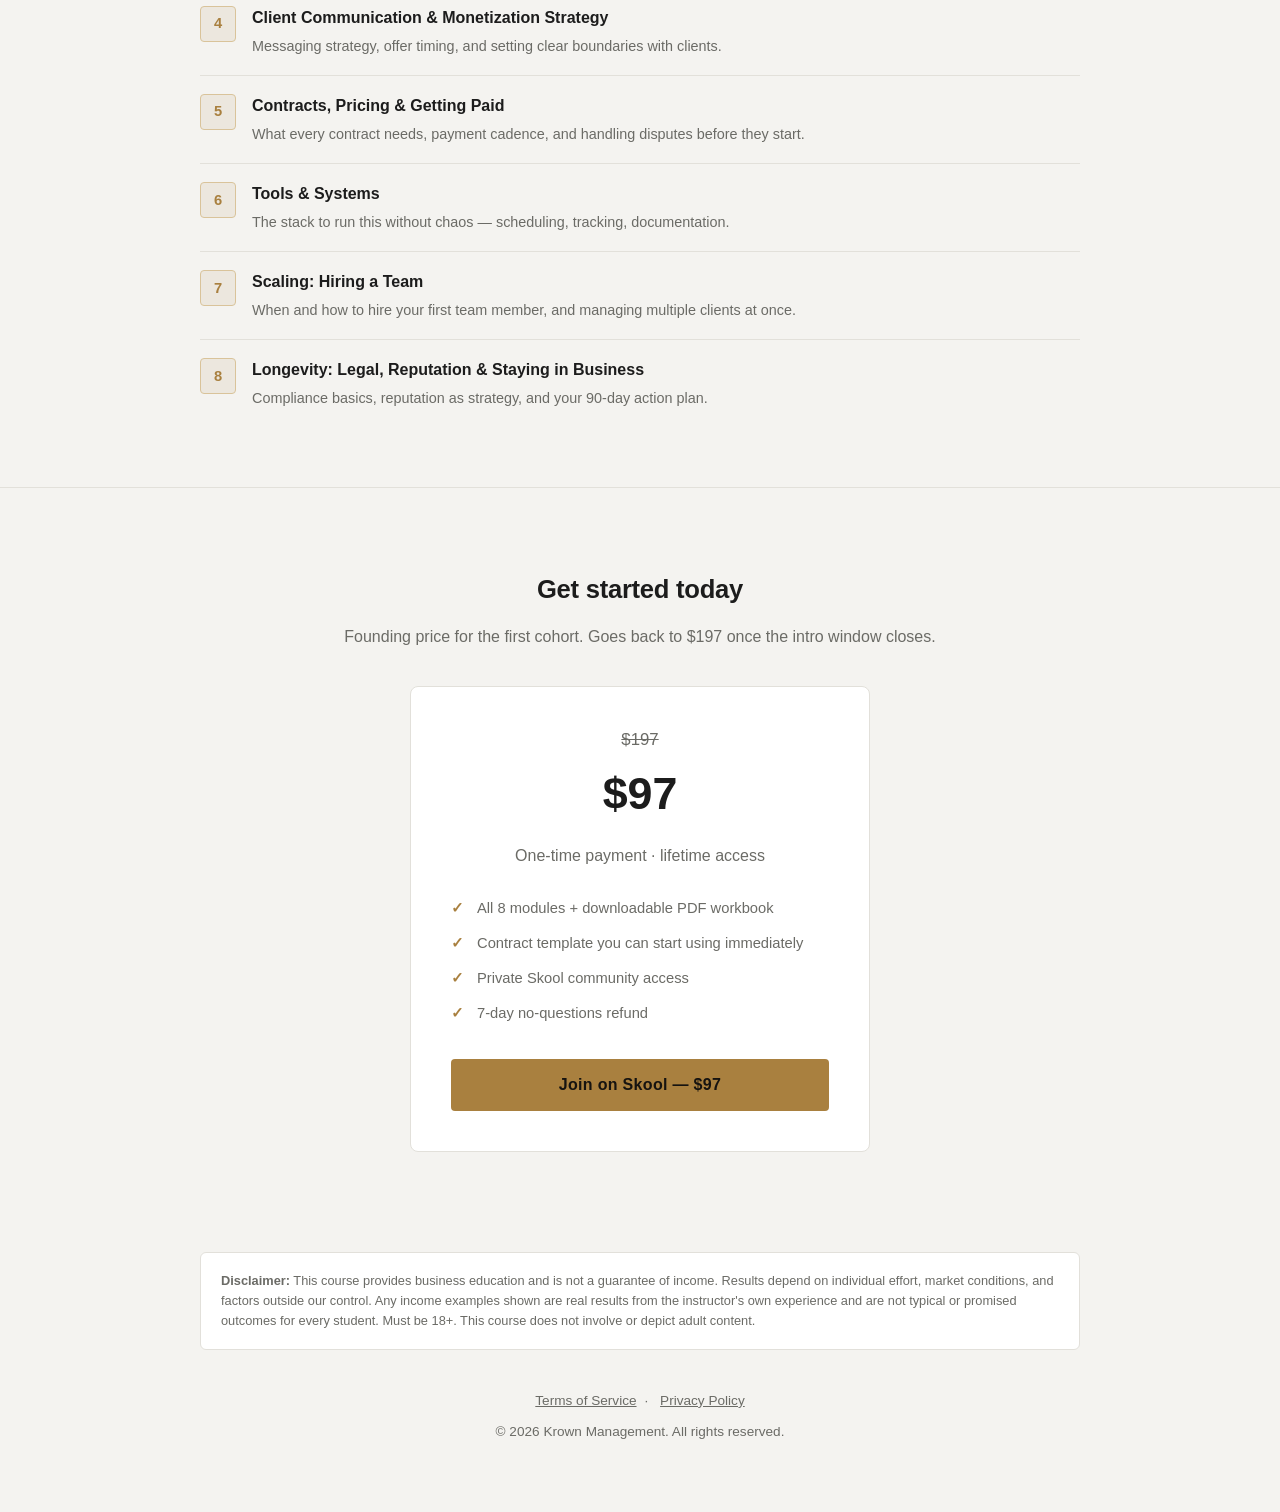
<file: krown-management/ads.html>
<!doctype html>
<html lang="en">
<head>
<meta charset="UTF-8">
<meta name="viewport" content="width=device-width, initial-scale=1">
<title>Krown Management — The Digital Agency Blueprint</title>
<meta name="description" content="Learn how to build and run a digital talent management agency: signing clients, growth marketing, contracts, and scaling a team. $97 course.">
<style>
  :root{
    --bg:#f4f3f0; --bg2:#ffffff; --card:#ffffff; --text:#1c1c1c; --muted:#6b6b66;
    --ink:#1c1c1c; --gold:#a9803f; --gold-soft:#d9c39a; --line:#e2e0da;
  }
  @media (prefers-color-scheme: dark){
    :root{ --bg:#141311; --bg2:#1b1a17; --card:#1f1e1a; --text:#f2f0ea; --muted:#a8a49a; --line:#332f28; }
  }
  :root[data-theme="dark"]{ --bg:#141311; --bg2:#1b1a17; --card:#1f1e1a; --text:#f2f0ea; --muted:#a8a49a; --line:#332f28; }
  :root[data-theme="light"]{ --bg:#f4f3f0; --bg2:#ffffff; --card:#ffffff; --text:#1c1c1c; --muted:#6b6b66; --line:#e2e0da; }

  *{box-sizing:border-box;}
  body{
    margin:0; font-family:-apple-system,BlinkMacSystemFont,"Segoe UI",Roboto,Helvetica,Arial,sans-serif;
    background:var(--bg); color:var(--text); line-height:1.55;
  }
  .wrap{max-width:920px; margin:0 auto; padding:0 20px;}
  a{color:inherit;}
  .btn{
    display:inline-block; padding:14px 28px; border-radius:4px; font-weight:700; text-decoration:none;
    font-size:1rem; letter-spacing:.02em; transition:transform .15s ease, box-shadow .15s ease;
  }
  .btn-primary{ background:var(--gold); color:#161310; }
  .btn-primary:hover{ transform:translateY(-2px); box-shadow:0 10px 30px -10px rgba(169,128,63,.55); }
  .btn-ghost{ border:1px solid var(--line); color:var(--text); }

  .brand-logo{ width:120px; height:auto; margin:0 auto 20px; display:block; filter:none; }
  @media (prefers-color-scheme: dark){ .brand-logo{ filter:invert(1) brightness(1.6); } }
  :root[data-theme="dark"] .brand-logo{ filter:invert(1) brightness(1.6); }
  :root[data-theme="light"] .brand-logo{ filter:none; }

  header.hero{
    padding:70px 0 70px; text-align:center; position:relative; overflow:hidden;
  }
  .eyebrow{
    display:inline-block; font-size:.78rem; letter-spacing:.14em; text-transform:uppercase;
    color:var(--gold); border:1px solid var(--gold-soft); background:rgba(169,128,63,.08);
    padding:6px 16px; border-radius:999px; margin-bottom:22px;
  }
  h1{ font-size:clamp(2rem,5vw,3rem); margin:0 0 18px; letter-spacing:-.01em; font-weight:700; }
  .sub{ font-size:1.1rem; color:var(--muted); max-width:620px; margin:0 auto 34px; }
  .cta-row{ display:flex; gap:14px; justify-content:center; flex-wrap:wrap; margin-bottom:14px;}
  .price-note{ color:var(--muted); font-size:.88rem; }

  section{ padding:60px 0; border-top:1px solid var(--line); }
  h2{ font-size:1.6rem; margin-bottom:10px; letter-spacing:-.01em; }
  .lead{ color:var(--muted); max-width:620px; margin-bottom:36px; }

  .grid{ display:grid; grid-template-columns:repeat(auto-fit,minmax(240px,1fr)); gap:18px; }
  .card{ background:var(--card); border:1px solid var(--line); border-radius:6px; padding:22px; }
  .card h3{ margin:0 0 8px; font-size:1.02rem; }
  .card p{ margin:0; color:var(--muted); font-size:.92rem; }

  .modules{ counter-reset:mod; }
  .module{ display:flex; gap:16px; padding:18px 0; border-bottom:1px solid var(--line); }
  .module:last-child{ border-bottom:none; }
  .module .num{
    counter-increment:mod; flex:none; width:36px; height:36px; border-radius:4px;
    background:rgba(169,128,63,.1); color:var(--gold); border:1px solid var(--gold-soft);
    display:flex; align-items:center; justify-content:center; font-weight:700; font-size:.92rem;
  }
  .module h3{ margin:0 0 4px; font-size:1rem; }
  .module p{ margin:0; color:var(--muted); font-size:.9rem; }

  .price-card{
    background:var(--card); border:1px solid var(--line); border-radius:8px; padding:40px;
    text-align:center; max-width:460px; margin:0 auto;
  }
  .price-old{ text-decoration:line-through; color:var(--muted); font-size:1.05rem; }
  .price-new{ font-size:2.8rem; font-weight:800; margin:6px 0 4px; }
  .price-list{ text-align:left; color:var(--muted); font-size:.92rem; margin:22px 0 28px; padding-left:0; list-style:none; }
  .price-list li{ padding:6px 0; padding-left:26px; position:relative; }
  .price-list li::before{ content:"✓"; position:absolute; left:0; color:var(--gold); font-weight:700; }

  .disclaimer{
    font-size:.8rem; color:var(--muted); background:var(--bg2); border:1px solid var(--line);
    border-radius:6px; padding:18px 20px; margin-top:40px;
  }
  footer{ text-align:center; padding:40px 0 70px; color:var(--muted); font-size:.85rem; }
  footer a{ color:var(--muted); text-decoration:underline; margin:0 8px; }
  footer .foot-links{ margin-bottom:10px; }
</style>
</head>
<body>

<header class="hero">
  <div class="wrap">
    <img class="brand-logo" src="assets/images/krown-logo.jpeg" alt="Krown Management logo">
    <span class="eyebrow">Krown Management Presents</span>
    <h1>The Digital Agency Blueprint —<br>build a talent management business.</h1>
    <p class="sub">Learn to build and run an online creator/talent management agency: signing clients, growth marketing,
      client communication strategy, contracts, and scaling a team. Taught by someone actually running the business, not a reseller.</p>
    <div class="cta-row">
      <a href="#pricing" class="btn btn-primary">Get the course — $97</a>
      <a href="#curriculum" class="btn btn-ghost">See what's inside</a>
    </div>
    <p class="price-note">One-time payment · Instant access on Skool · 7-day refund</p>
  </div>
</header>

<section id="who">
  <div class="wrap">
    <h2>Who this is for</h2>
    <p class="lead">This is a business &amp; marketing course. You don't need to be a creator, show your face, or make any content yourself.</p>
    <div class="grid">
      <div class="card"><h3>Aspiring agency owners</h3><p>Want to start managing online talent but don't know where to begin — finding clients, pricing, contracts.</p></div>
      <div class="card"><h3>Existing managers</h3><p>Already working with one client and want a repeatable system to scale to more.</p></div>
      <div class="card"><h3>Side-hustlers</h3><p>Looking for a low-capital service business they can run from a phone and a laptop.</p></div>
    </div>
  </div>
</section>

<section id="curriculum">
  <div class="wrap">
    <h2>What's inside</h2>
    <p class="lead">8 modules, straight from real day-to-day operating experience — not recycled theory.</p>
    <div class="modules">
      <div class="module"><span class="num">1</span><div><h3>Understanding the Agency Business Model</h3><p>How agencies make money, realistic economics, and where to specialize first.</p></div></div>
      <div class="module"><span class="num">2</span><div><h3>Finding &amp; Signing Your First Client</h3><p>Where to look, how to run a discovery call, structuring your first offer.</p></div></div>
      <div class="module"><span class="num">3</span><div><h3>Content Strategy &amp; Growth Marketing</h3><p>The funnel, posting cadence, cross-promotion, and the metrics that actually matter.</p></div></div>
      <div class="module"><span class="num">4</span><div><h3>Client Communication &amp; Monetization Strategy</h3><p>Messaging strategy, offer timing, and setting clear boundaries with clients.</p></div></div>
      <div class="module"><span class="num">5</span><div><h3>Contracts, Pricing &amp; Getting Paid</h3><p>What every contract needs, payment cadence, and handling disputes before they start.</p></div></div>
      <div class="module"><span class="num">6</span><div><h3>Tools &amp; Systems</h3><p>The stack to run this without chaos — scheduling, tracking, documentation.</p></div></div>
      <div class="module"><span class="num">7</span><div><h3>Scaling: Hiring a Team</h3><p>When and how to hire your first team member, and managing multiple clients at once.</p></div></div>
      <div class="module"><span class="num">8</span><div><h3>Longevity: Legal, Reputation &amp; Staying in Business</h3><p>Compliance basics, reputation as strategy, and your 90-day action plan.</p></div></div>
    </div>
  </div>
</section>

<section id="pricing">
  <div class="wrap">
    <h2 style="text-align:center;">Get started today</h2>
    <p class="lead" style="text-align:center; margin-left:auto; margin-right:auto;">Founding price for the first cohort. Goes back to $197 once the intro window closes.</p>
    <div class="price-card">
      <div class="price-old">$197</div>
      <div class="price-new">$97</div>
      <p style="color:var(--muted); margin-bottom:0;">One-time payment · lifetime access</p>
      <ul class="price-list">
        <li>All 8 modules + downloadable PDF workbook</li>
        <li>Contract template you can start using immediately</li>
        <li>Private Skool community access</li>
        <li>7-day no-questions refund</li>
      </ul>
      <a href="#" class="btn btn-primary" style="width:100%;">Join on Skool — $97</a>
    </div>
  </div>
</section>

<div class="wrap">
  <div class="disclaimer">
    <strong>Disclaimer:</strong> This course provides business education and is not a guarantee of income.
    Results depend on individual effort, market conditions, and factors outside our control. Any income
    examples shown are real results from the instructor's own experience and are not typical or promised
    outcomes for every student. Must be 18+. This course does not involve or depict adult content.
  </div>
</div>

<footer>
  <div class="wrap">
    <div class="foot-links">
      <a href="terms-of-service.html">Terms of Service</a>·
      <a href="privacy-policy.html">Privacy Policy</a>
    </div>
    © 2026 Krown Management. All rights reserved.
  </div>
</footer>

</body>
</html>
</file>
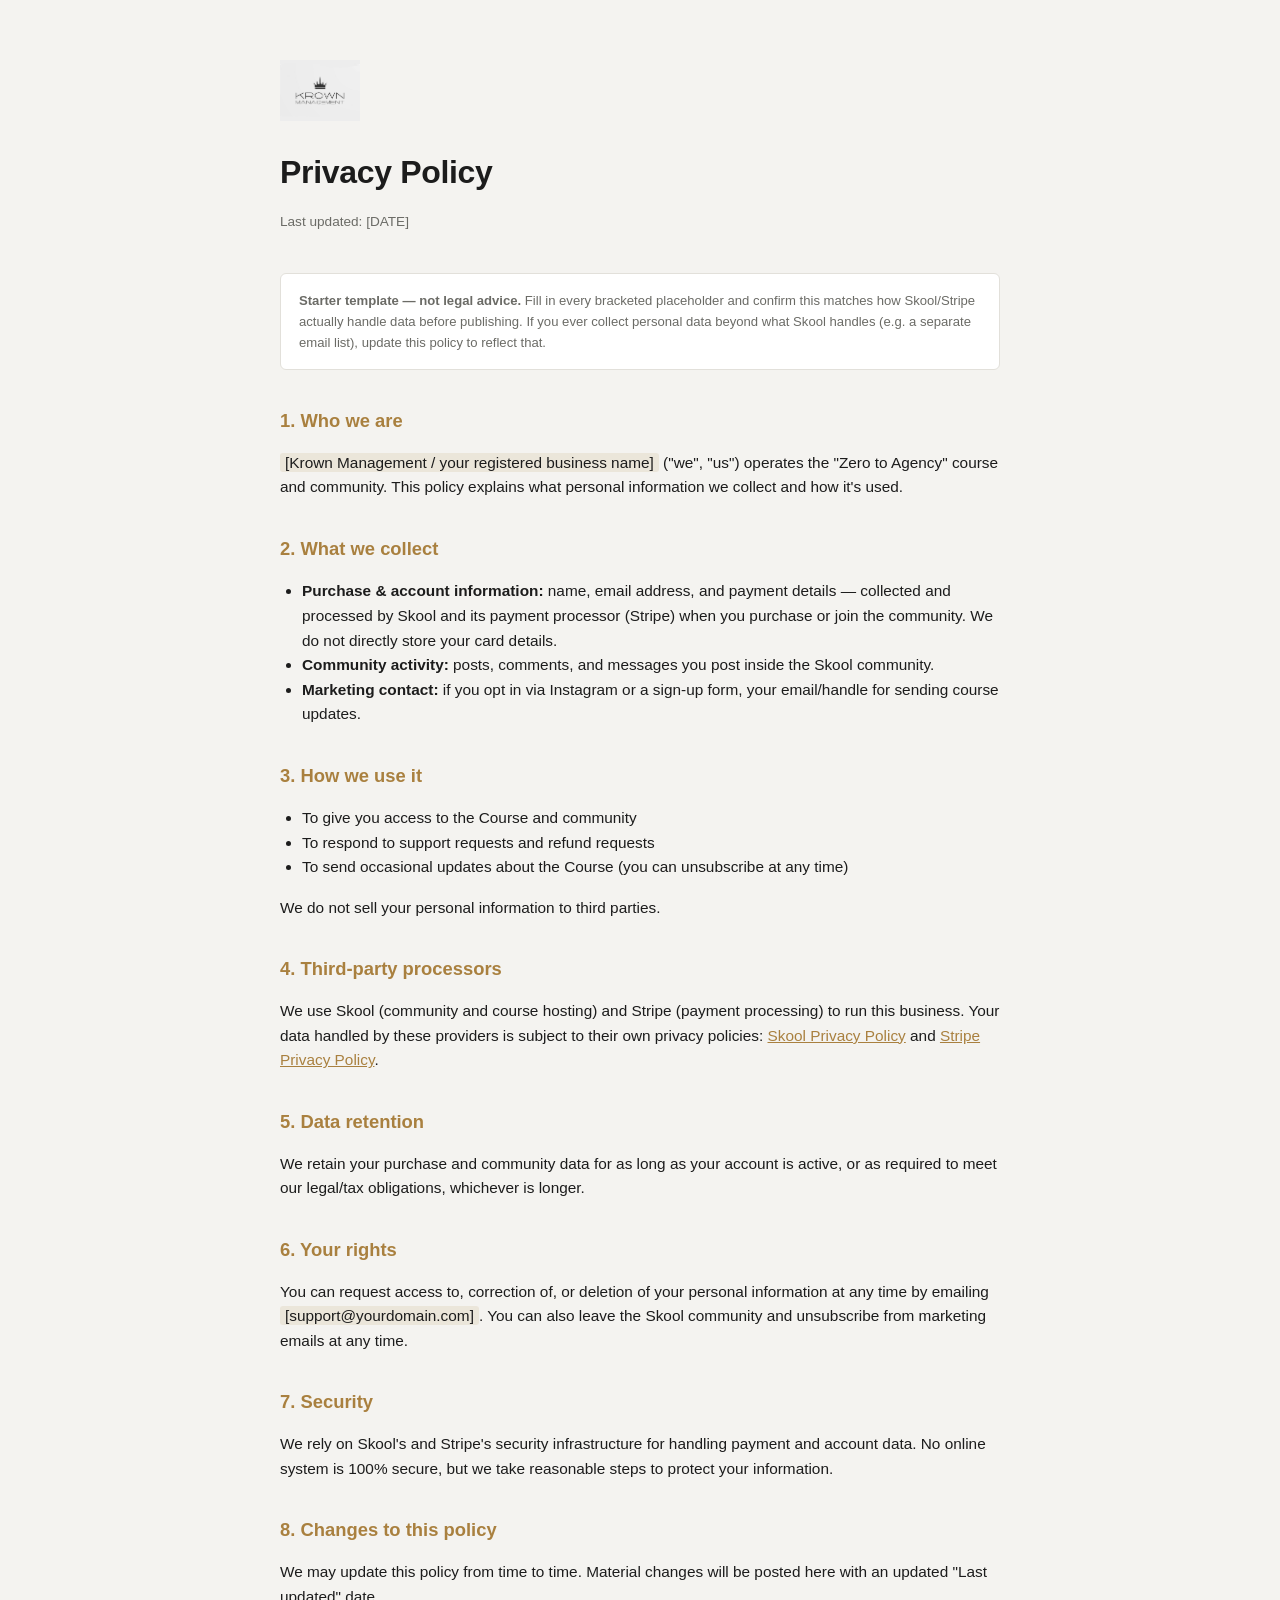
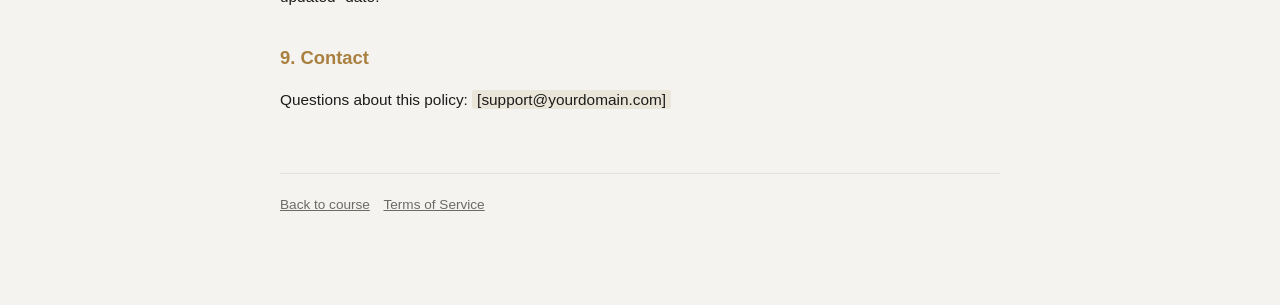
<file: krown-management/privacy-policy.html>
<!doctype html>
<html lang="en">
<head>
<meta charset="UTF-8">
<meta name="viewport" content="width=device-width, initial-scale=1">
<title>Privacy Policy — Krown Management</title>
<meta name="description" content="Privacy Policy for the Zero to Agency course by Krown Management.">
<style>
  :root{
    --bg:#f4f3f0; --bg2:#ffffff; --card:#ffffff; --text:#1c1c1c; --muted:#6b6b66;
    --gold:#a9803f; --gold-soft:#d9c39a; --line:#e2e0da;
  }
  @media (prefers-color-scheme: dark){
    :root{ --bg:#141311; --bg2:#1b1a17; --card:#1f1e1a; --text:#f2f0ea; --muted:#a8a49a; --line:#332f28; }
  }
  :root[data-theme="dark"]{ --bg:#141311; --bg2:#1b1a17; --card:#1f1e1a; --text:#f2f0ea; --muted:#a8a49a; --line:#332f28; }
  :root[data-theme="light"]{ --bg:#f4f3f0; --bg2:#ffffff; --card:#ffffff; --text:#1c1c1c; --muted:#6b6b66; --line:#e2e0da; }
  *{box-sizing:border-box;}
  body{
    margin:0; font-family:-apple-system,BlinkMacSystemFont,"Segoe UI",Roboto,Helvetica,Arial,sans-serif;
    background:var(--bg); color:var(--text); line-height:1.6;
  }
  .wrap{max-width:760px; margin:0 auto; padding:60px 20px 90px;}
  .brand-logo{ width:80px; height:auto; display:block; margin-bottom:26px; }
  @media (prefers-color-scheme: dark){ .brand-logo{ filter:invert(1) brightness(1.6); } }
  :root[data-theme="dark"] .brand-logo{ filter:invert(1) brightness(1.6); }
  h1{ font-size:2rem; margin:0 0 6px; letter-spacing:-.01em; }
  .updated{ color:var(--muted); font-size:.85rem; margin-bottom:40px; }
  h2{ font-size:1.15rem; margin:34px 0 10px; color:var(--gold); }
  p, li{ color:var(--text); font-size:.96rem; }
  ul{ padding-left:22px; }
  .note{
    font-size:.82rem; color:var(--muted); background:var(--card); border:1px solid var(--line);
    border-radius:6px; padding:16px 18px; margin-bottom:36px;
  }
  a{ color:var(--gold); }
  .placeholder{ background:rgba(169,128,63,.12); padding:1px 5px; border-radius:3px; }
  footer{ margin-top:60px; padding-top:20px; border-top:1px solid var(--line); font-size:.85rem; color:var(--muted); }
  footer a{ color:var(--muted); text-decoration:underline; margin-right:10px; }
</style>
</head>
<body>
<div class="wrap">
  <img class="brand-logo" src="assets/images/krown-logo.jpeg" alt="Krown Management logo">
  <h1>Privacy Policy</h1>
  <p class="updated">Last updated: [DATE]</p>

  <div class="note">
    <strong>Starter template — not legal advice.</strong> Fill in every bracketed placeholder and confirm this
    matches how Skool/Stripe actually handle data before publishing. If you ever collect personal data beyond what
    Skool handles (e.g. a separate email list), update this policy to reflect that.
  </div>

  <h2>1. Who we are</h2>
  <p><span class="placeholder">[Krown Management / your registered business name]</span> ("we", "us") operates the
    "Zero to Agency" course and community. This policy explains what personal information we collect and how it's used.</p>

  <h2>2. What we collect</h2>
  <ul>
    <li><strong>Purchase &amp; account information:</strong> name, email address, and payment details — collected
      and processed by Skool and its payment processor (Stripe) when you purchase or join the community. We do not
      directly store your card details.</li>
    <li><strong>Community activity:</strong> posts, comments, and messages you post inside the Skool community.</li>
    <li><strong>Marketing contact:</strong> if you opt in via Instagram or a sign-up form, your email/handle for
      sending course updates.</li>
  </ul>

  <h2>3. How we use it</h2>
  <ul>
    <li>To give you access to the Course and community</li>
    <li>To respond to support requests and refund requests</li>
    <li>To send occasional updates about the Course (you can unsubscribe at any time)</li>
  </ul>
  <p>We do not sell your personal information to third parties.</p>

  <h2>4. Third-party processors</h2>
  <p>We use Skool (community and course hosting) and Stripe (payment processing) to run this business. Your data
    handled by these providers is subject to their own privacy policies:
    <a href="https://www.skool.com/privacy" target="_blank" rel="noopener">Skool Privacy Policy</a> and
    <a href="https://stripe.com/privacy" target="_blank" rel="noopener">Stripe Privacy Policy</a>.</p>

  <h2>5. Data retention</h2>
  <p>We retain your purchase and community data for as long as your account is active, or as required to meet our
    legal/tax obligations, whichever is longer.</p>

  <h2>6. Your rights</h2>
  <p>You can request access to, correction of, or deletion of your personal information at any time by emailing
    <span class="placeholder">[support@yourdomain.com]</span>. You can also leave the Skool community and unsubscribe
    from marketing emails at any time.</p>

  <h2>7. Security</h2>
  <p>We rely on Skool's and Stripe's security infrastructure for handling payment and account data. No online
    system is 100% secure, but we take reasonable steps to protect your information.</p>

  <h2>8. Changes to this policy</h2>
  <p>We may update this policy from time to time. Material changes will be posted here with an updated "Last updated" date.</p>

  <h2>9. Contact</h2>
  <p>Questions about this policy: <span class="placeholder">[support@yourdomain.com]</span></p>

  <footer>
    <a href="sales-page.html">Back to course</a>
    <a href="terms-of-service.html">Terms of Service</a>
  </footer>
</div>
</body>
</html>
</file>
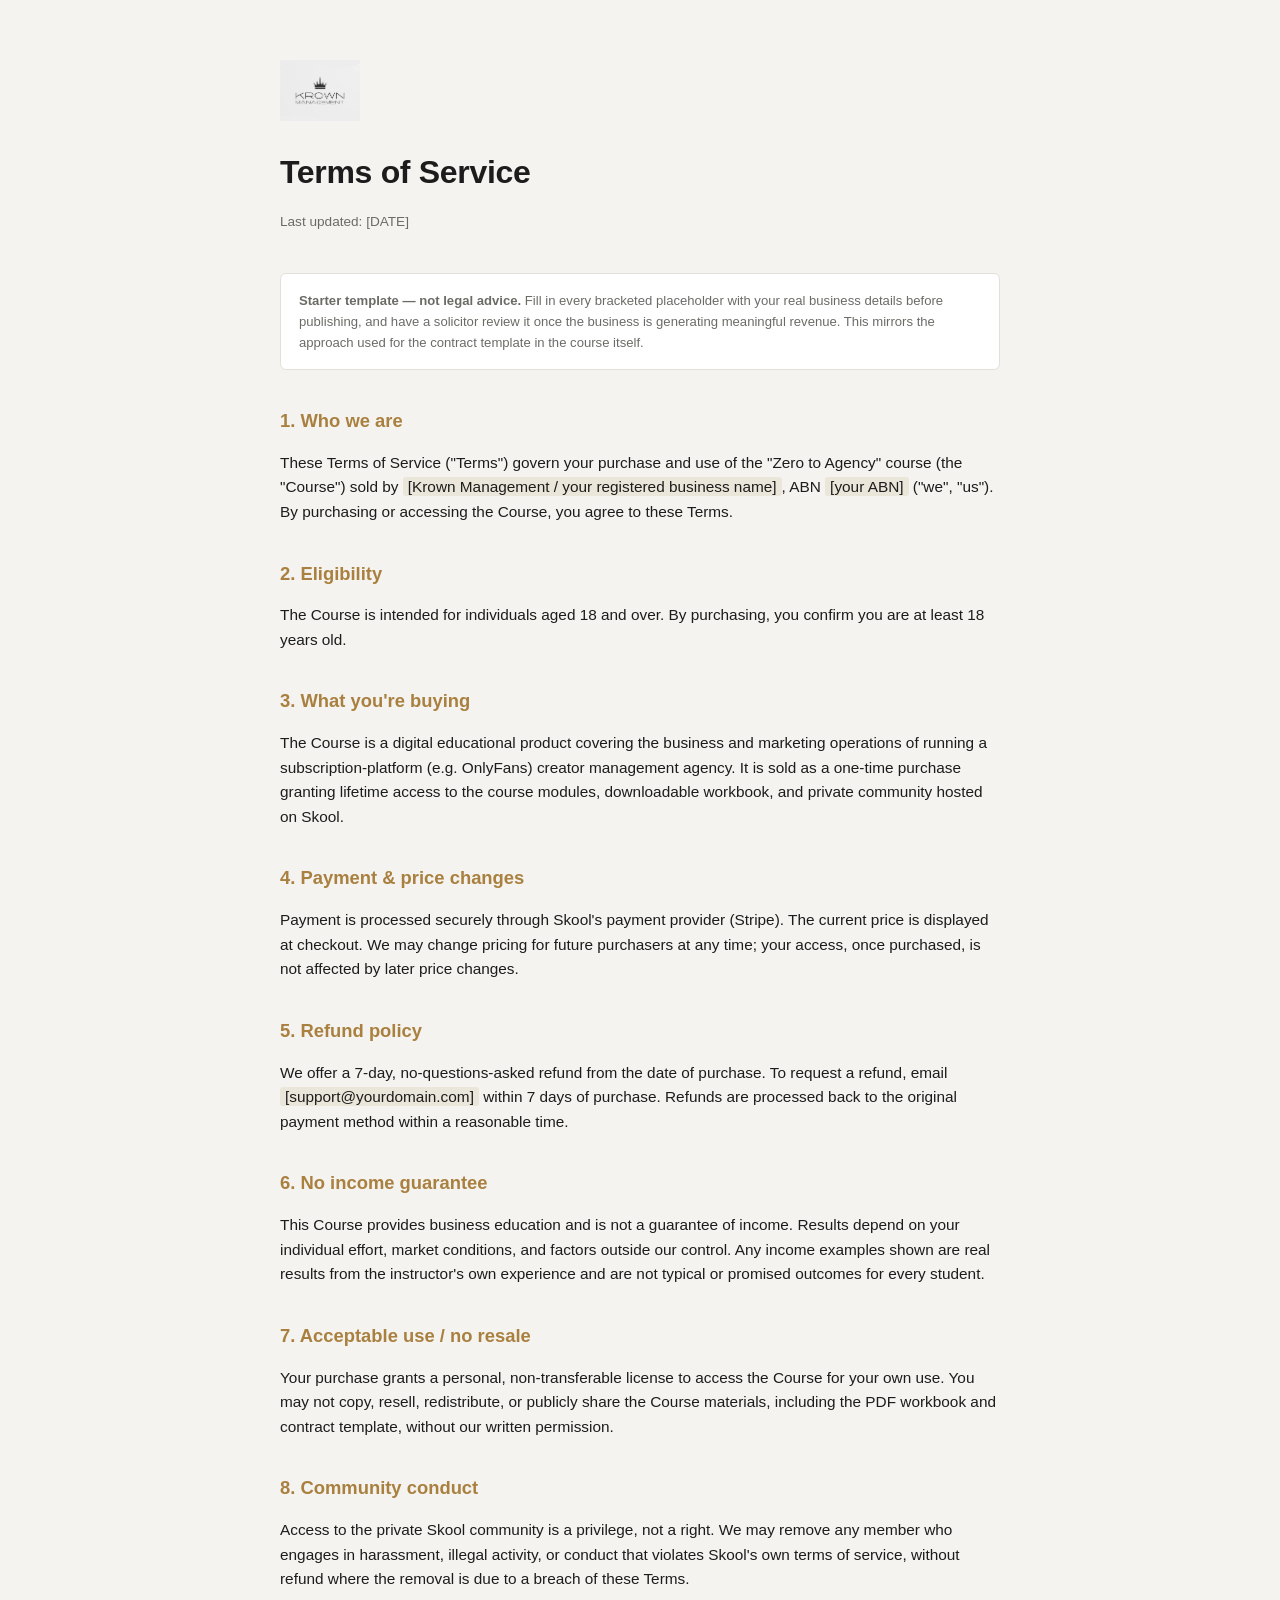
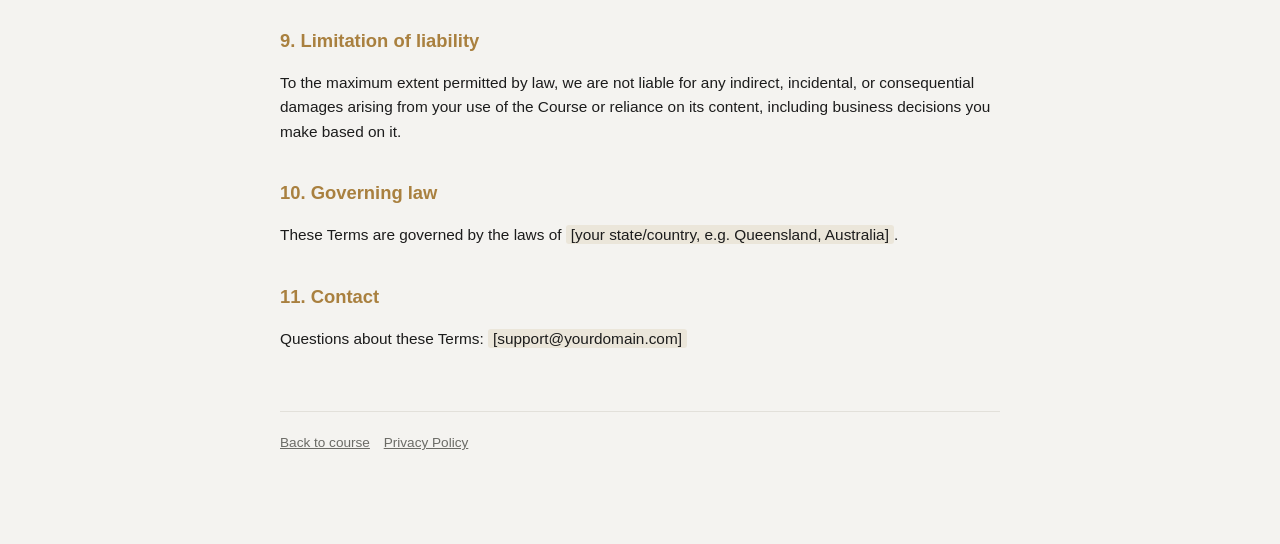
<file: krown-management/terms-of-service.html>
<!doctype html>
<html lang="en">
<head>
<meta charset="UTF-8">
<meta name="viewport" content="width=device-width, initial-scale=1">
<title>Terms of Service — Krown Management</title>
<meta name="description" content="Terms of Service for the Zero to Agency course by Krown Management.">
<style>
  :root{
    --bg:#f4f3f0; --bg2:#ffffff; --card:#ffffff; --text:#1c1c1c; --muted:#6b6b66;
    --gold:#a9803f; --gold-soft:#d9c39a; --line:#e2e0da;
  }
  @media (prefers-color-scheme: dark){
    :root{ --bg:#141311; --bg2:#1b1a17; --card:#1f1e1a; --text:#f2f0ea; --muted:#a8a49a; --line:#332f28; }
  }
  :root[data-theme="dark"]{ --bg:#141311; --bg2:#1b1a17; --card:#1f1e1a; --text:#f2f0ea; --muted:#a8a49a; --line:#332f28; }
  :root[data-theme="light"]{ --bg:#f4f3f0; --bg2:#ffffff; --card:#ffffff; --text:#1c1c1c; --muted:#6b6b66; --line:#e2e0da; }
  *{box-sizing:border-box;}
  body{
    margin:0; font-family:-apple-system,BlinkMacSystemFont,"Segoe UI",Roboto,Helvetica,Arial,sans-serif;
    background:var(--bg); color:var(--text); line-height:1.6;
  }
  .wrap{max-width:760px; margin:0 auto; padding:60px 20px 90px;}
  .brand-logo{ width:80px; height:auto; display:block; margin-bottom:26px; }
  @media (prefers-color-scheme: dark){ .brand-logo{ filter:invert(1) brightness(1.6); } }
  :root[data-theme="dark"] .brand-logo{ filter:invert(1) brightness(1.6); }
  h1{ font-size:2rem; margin:0 0 6px; letter-spacing:-.01em; }
  .updated{ color:var(--muted); font-size:.85rem; margin-bottom:40px; }
  h2{ font-size:1.15rem; margin:34px 0 10px; color:var(--gold); }
  p, li{ color:var(--text); font-size:.96rem; }
  ul{ padding-left:22px; }
  .note{
    font-size:.82rem; color:var(--muted); background:var(--card); border:1px solid var(--line);
    border-radius:6px; padding:16px 18px; margin-bottom:36px;
  }
  a{ color:var(--gold); }
  .placeholder{ background:rgba(169,128,63,.12); padding:1px 5px; border-radius:3px; }
  footer{ margin-top:60px; padding-top:20px; border-top:1px solid var(--line); font-size:.85rem; color:var(--muted); }
  footer a{ color:var(--muted); text-decoration:underline; margin-right:10px; }
</style>
</head>
<body>
<div class="wrap">
  <img class="brand-logo" src="assets/images/krown-logo.jpeg" alt="Krown Management logo">
  <h1>Terms of Service</h1>
  <p class="updated">Last updated: [DATE]</p>

  <div class="note">
    <strong>Starter template — not legal advice.</strong> Fill in every bracketed placeholder with your real
    business details before publishing, and have a solicitor review it once the business is generating
    meaningful revenue. This mirrors the approach used for the contract template in the course itself.
  </div>

  <h2>1. Who we are</h2>
  <p>These Terms of Service ("Terms") govern your purchase and use of the "Zero to Agency" course
    (the "Course") sold by <span class="placeholder">[Krown Management / your registered business name]</span>,
    ABN <span class="placeholder">[your ABN]</span> ("we", "us"). By purchasing or accessing the Course, you agree to these Terms.</p>

  <h2>2. Eligibility</h2>
  <p>The Course is intended for individuals aged 18 and over. By purchasing, you confirm you are at least 18 years old.</p>

  <h2>3. What you're buying</h2>
  <p>The Course is a digital educational product covering the business and marketing operations of running a
    subscription-platform (e.g. OnlyFans) creator management agency. It is sold as a one-time purchase granting
    lifetime access to the course modules, downloadable workbook, and private community hosted on Skool.</p>

  <h2>4. Payment &amp; price changes</h2>
  <p>Payment is processed securely through Skool's payment provider (Stripe). The current price is displayed at
    checkout. We may change pricing for future purchasers at any time; your access, once purchased, is not affected
    by later price changes.</p>

  <h2>5. Refund policy</h2>
  <p>We offer a 7-day, no-questions-asked refund from the date of purchase. To request a refund, email
    <span class="placeholder">[support@yourdomain.com]</span> within 7 days of purchase. Refunds are processed back
    to the original payment method within a reasonable time.</p>

  <h2>6. No income guarantee</h2>
  <p>This Course provides business education and is not a guarantee of income. Results depend on your individual
    effort, market conditions, and factors outside our control. Any income examples shown are real results from the
    instructor's own experience and are not typical or promised outcomes for every student.</p>

  <h2>7. Acceptable use / no resale</h2>
  <p>Your purchase grants a personal, non-transferable license to access the Course for your own use. You may not
    copy, resell, redistribute, or publicly share the Course materials, including the PDF workbook and contract
    template, without our written permission.</p>

  <h2>8. Community conduct</h2>
  <p>Access to the private Skool community is a privilege, not a right. We may remove any member who engages in
    harassment, illegal activity, or conduct that violates Skool's own terms of service, without refund where the
    removal is due to a breach of these Terms.</p>

  <h2>9. Limitation of liability</h2>
  <p>To the maximum extent permitted by law, we are not liable for any indirect, incidental, or consequential
    damages arising from your use of the Course or reliance on its content, including business decisions you make
    based on it.</p>

  <h2>10. Governing law</h2>
  <p>These Terms are governed by the laws of <span class="placeholder">[your state/country, e.g. Queensland, Australia]</span>.</p>

  <h2>11. Contact</h2>
  <p>Questions about these Terms: <span class="placeholder">[support@yourdomain.com]</span></p>

  <footer>
    <a href="sales-page.html">Back to course</a>
    <a href="privacy-policy.html">Privacy Policy</a>
  </footer>
</div>
</body>
</html>
</file>
